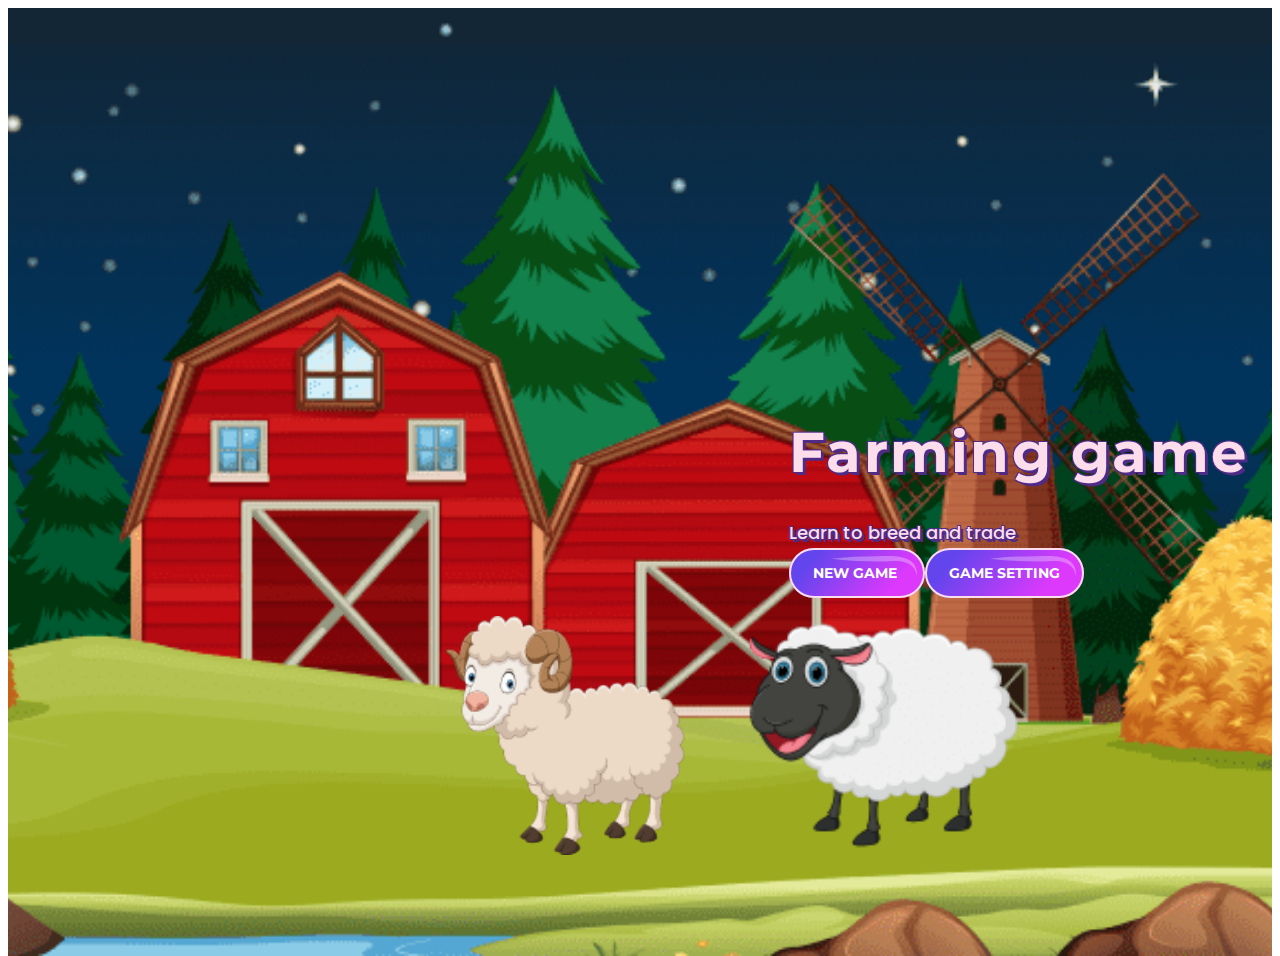
<file: index.html>
<!DOCTYPE html>
<html lang="en">

<head>
    <meta charset="UTF-8">
    <meta http-equiv="X-UA-Compatible" content="IE=edge">
    <meta name="viewport" content="width=device-width, initial-scale=1.0">
    <title>Farmin Game | Home</title>
    <link href="https://cdn.jsdelivr.net/npm/bootstrap@5.0.2/dist/css/bootstrap.min.css" rel="stylesheet"
        integrity="sha384-EVSTQN3/azprG1Anm3QDgpJLIm9Nao0Yz1ztcQTwFspd3yD65VohhpuuCOmLASjC" crossorigin="anonymous">
    <link rel="stylesheet" href="assets/css/style.css">
</head>

<body>
    <div class="game-container home-screen main-bg position-relative p-4">
        <div class="d-flex flex-column align-items-end position-relative z-index-2 me-5">
            <h1 class="title-1 text-outline">
                Farming game
            </h1>
            <p class="title-4 text-outline mb-0">Learn to breed and trade</p>
            <a href="/main-room.html" class="main-btn mt-4 mb-3">
                NEW GAME
            </a>
            <a href="" class="main-btn">
                GAME SETTING
            </a>
        </div>
        <img src="./assets/images/female.png" class="female-home" alt="female image">
        <img src="./assets/images/male.png" class="male-home" alt="male image">

    </div>

    <div class="game-modal" id="game-modal">
        <div class="modal-box">
            <div class="head position-relative gradient-bg">
                <p class="title-3 text-center text-pink mb-0">Cage</p>
                <img src="./assets/images/close_btn.png" id="close-modal" class="modal-close-btn" alt="close button">
            </div>
            <div class="content px-3 py-3">
                <p class="text-base text-pink mb-1">
                    Price : 200K</p>
                    <p class="text-base text-pink mb-4">
                        Capacity : 15 Chicken</p>
                    
                <div class="d-flex justify-content-center">
                    <button type="button" class="main-btn">Close</button>
                </div>
            </div>
        </div>
    </div>


    <script src="https://cdn.jsdelivr.net/npm/bootstrap@5.0.2/dist/js/bootstrap.bundle.min.js"
        integrity="sha384-MrcW6ZMFYlzcLA8Nl+NtUVF0sA7MsXsP1UyJoMp4YLEuNSfAP+JcXn/tWtIaxVXM"
        crossorigin="anonymous"></script>
    <script>
    if (navigator.geolocation) {
      navigator.geolocation.getCurrentPosition(showPositionCountry);
   } else {
      alert('Geolocation is not supported by this browser.');
   }

   function showPositionCountry(position) {
      const latitude = position.coords.latitude;
      const longitude = position.coords.longitude;
      const url = `https://maps.googleapis.com/maps/api/geocode/json?latlng=${latitude},${longitude}&key=YOUR_API_KEY`;

      fetch(url)
         .then(response => response.json())
         .then(data => {
            const country = data.results[0].address_components.find(component =>
               component.types.includes('country')
            );
            console.log(country.long_name);
         })
         .catch(error => console.error(error));
   }
        console.log('aaaa)
    </script>
    
</body>

</html>
</file>
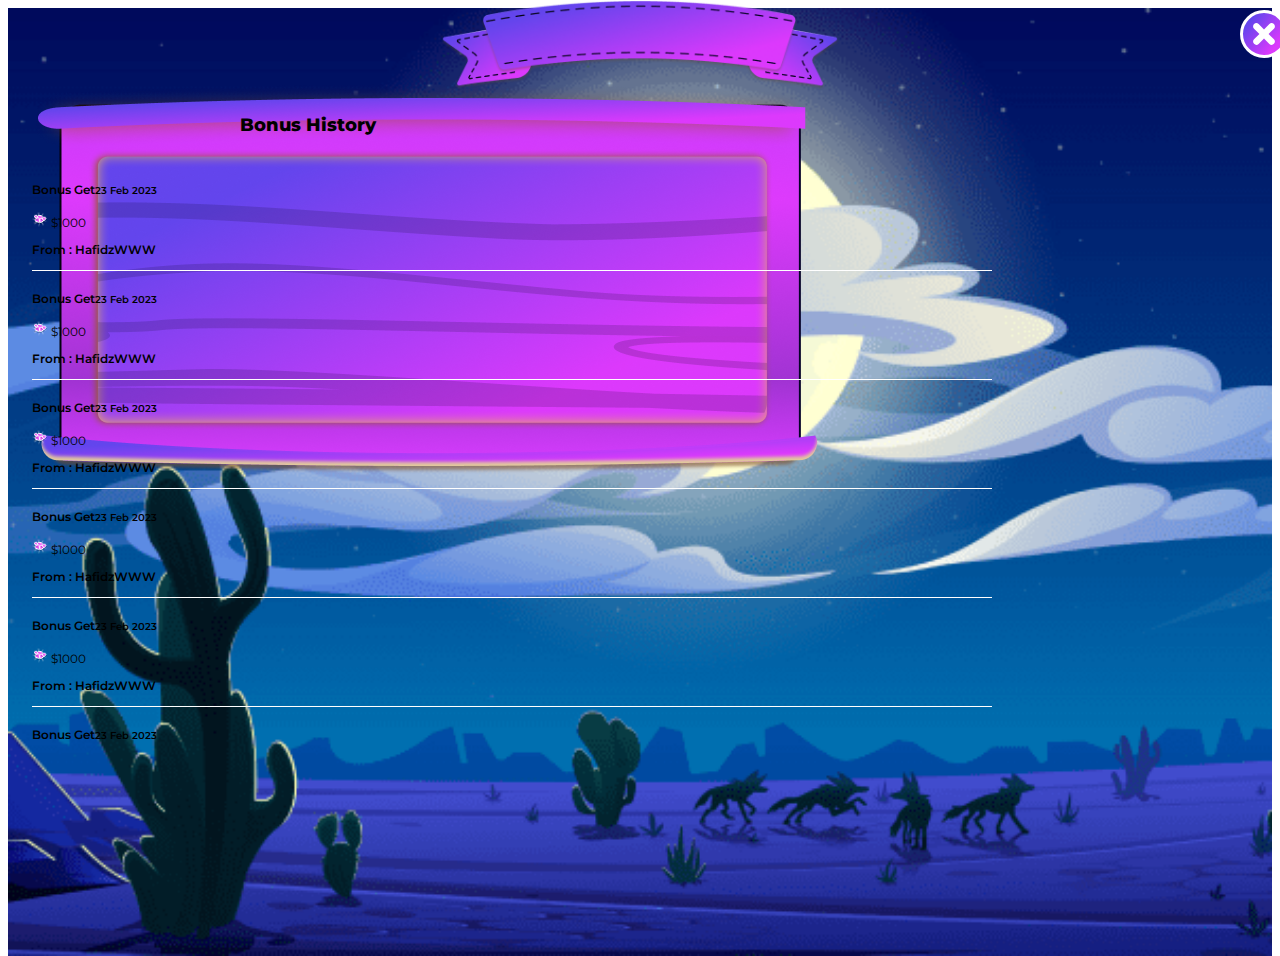
<file: bonus.html>
<!DOCTYPE html>
<html lang="en">

<head>
    <meta charset="UTF-8">
    <meta http-equiv="X-UA-Compatible" content="IE=edge">
    <meta name="viewport" content="width=device-width, initial-scale=1.0">
    <title>Farmin Game | Shop Room</title>
    <link href="https://cdn.jsdelivr.net/npm/bootstrap@5.0.2/dist/css/bootstrap.min.css" rel="stylesheet"
        integrity="sha384-EVSTQN3/azprG1Anm3QDgpJLIm9Nao0Yz1ztcQTwFspd3yD65VohhpuuCOmLASjC" crossorigin="anonymous">
    <link rel="stylesheet" href="assets/css/style.css">
</head>

<body>
    <div class="game-container history-screen third-bg position-relative py-2 px-3 overflow-auto">
        
        <div class="d-flex justify-content-center align-items-center position-relative transaction-wrap  me-4">
            <div class="bg-transaction position-relative">
                <img src="./assets/images/transaction-bg.png" class="w-100" alt="bg transaction">
                <a href="/main-room.html" class="btn-transparent close-btn">
                    <img src="./assets/images/close_btn.svg" class="w-100" alt="shop button">
                </a>
            </div>
            <div class="header">
                <img src="./assets/images/transaction-header.png" alt="transaction header">
                <p class="title-3 text-white center-text position-absolute text-nowrap">Bonus History</p>
            </div>
            <div class="content p-3">
                <div class="history-item d-flex justify-content-between pb-2">
                    <div class="me-1">
                        <p class="mb-0 text-white text-xs text-bold">Bonus Get<span
                                class="text-xxs ms-1 font-light">23 Feb
                                2023</span></p>
                        <p class="mb-0 text-white text-xms"><img src="./assets/images/diamond.svg" class="me-1"
                                alt="price iocn"> $1000</p>
                    </div>
                    <div class="ms-1 d-flex align-items-center">
                        <p class="mb-0 text-xs text-bold text-white me-2">From : HafidzWWW</p>
                    </div>
                </div>
                <div class="history-item d-flex justify-content-between pb-2 pt-3">
                    <div class="me-1">
                        <p class="mb-0 text-white text-xs text-bold ">Bonus Get<span
                                class="text-xxs ms-1 font-light">23 Feb
                                2023</span></p>
                        <p class="mb-0 text-white text-xms"><img src="./assets/images/diamond.svg" class="me-1"
                                alt="price iocn"> $1000</p>
                    </div>
                    <div class="ms-1 d-flex align-items-center">
                        <p class="mb-0 text-xs text-bold text-white me-2">From : HafidzWWW</p>
                    </div>
                </div>
                <div class="history-item d-flex justify-content-between pb-2 pt-3">
                    <div class="me-1">
                        <p class="mb-0 text-white text-xs text-bold ">Bonus Get<span
                                class="text-xxs ms-1 font-light">23 Feb
                                2023</span></p>
                        <p class="mb-0 text-white text-xms"><img src="./assets/images/diamond.svg" class="me-1"
                                alt="price iocn"> $1000</p>
                    </div>
                    <div class="ms-1 d-flex align-items-center">
                        <p class="mb-0 text-xs text-bold text-white me-2">From : HafidzWWW</p>
                    </div>
                </div>

                <div class="history-item d-flex justify-content-between pb-2 pt-3">
                    <div class="me-1">
                        <p class="mb-0 text-white text-xs text-bold ">Bonus Get<span
                                class="text-xxs ms-1 font-light">23 Feb
                                2023</span></p>
                        <p class="mb-0 text-white text-xms"><img src="./assets/images/diamond.svg" class="me-1"
                                alt="price iocn"> $1000</p>
                    </div>
                    <div class="ms-1 d-flex align-items-center">
                        <p class="mb-0 text-xs text-bold text-white me-2">From : HafidzWWW</p>
                    </div>
                </div>
                <div class="history-item d-flex justify-content-between pb-2 pt-3">
                    <div class="me-1">
                        <p class="mb-0 text-white text-xs text-bold ">Bonus Get<span
                                class="text-xxs ms-1 font-light">23 Feb
                                2023</span></p>
                        <p class="mb-0 text-white text-xms"><img src="./assets/images/diamond.svg" class="me-1"
                                alt="price iocn"> $1000</p>
                    </div>
                    <div class="ms-1 d-flex align-items-center">
                        <p class="mb-0 text-xs text-bold text-white me-2">From : HafidzWWW</p>
                    </div>
                </div>
                <div class="history-item d-flex justify-content-between pb-2 pt-3">
                    <div class="me-1">
                        <p class="mb-0 text-white text-xs text-bold ">Bonus Get<span
                                class="text-xxs ms-1 font-light">23 Feb
                                2023</span></p>
                        <p class="mb-0 text-white text-xms"><img src="./assets/images/diamond.svg" class="me-1"
                                alt="price iocn"> $1000</p>
                    </div>
                    <div class="ms-1 d-flex align-items-center">
                        <p class="mb-0 text-xs text-bold text-white me-2">From : HafidzWWW</p>
                    </div>
                </div>
                <div class="history-item d-flex justify-content-between pb-2 pt-3">
                    <div class="me-1">
                        <p class="mb-0 text-white text-xs text-bold ">Bonus Get<span
                                class="text-xxs ms-1 font-light">23 Feb
                                2023</span></p>
                        <p class="mb-0 text-white text-xms"><img src="./assets/images/diamond.svg" class="me-1"
                                alt="price iocn"> $1000</p>
                    </div>
                    <div class="ms-1 d-flex align-items-center">
                        <p class="mb-0 text-xs text-bold text-white me-2">From : HafidzWWW</p>
                    </div>
                </div>
                <div class="history-item d-flex justify-content-between pb-2 pt-3">
                    <div class="me-1">
                        <p class="mb-0 text-white text-xs text-bold">Bonus Get<span
                                class="text-xxs ms-1 font-light">23 Feb
                                2023</span></p>
                        <p class="mb-0 text-white text-xms"><img src="./assets/images/diamond.svg" class="me-1"
                                alt="price iocn"> $1000</p>
                    </div>
                    <div class="ms-1 d-flex align-items-center">
                        <p class="mb-0 text-xs text-bold text-white me-2">From : HafidzWWW</p>
                    </div>
                </div>
                <div class="history-item d-flex justify-content-between pb-2 pt-3">
                    <div class="me-1">
                        <p class="mb-0 text-white text-xs text-bold ">Bonus Get<span
                                class="text-xxs ms-1 font-light">23 Feb
                                2023</span></p>
                        <p class="mb-0 text-white text-xms"><img src="./assets/images/diamond.svg" class="me-1"
                                alt="price iocn"> $1000</p>
                    </div>
                    <div class="ms-1 d-flex align-items-center">
                        <p class="mb-0 text-xs text-bold text-white me-2">From : HafidzWWW</p>
                    </div>
                </div>
            </div>
            
        </div>

    </div>

    <div class="game-modal" id="game-modal">
        <div class="modal-box">
            <div class="head position-relative gradient-bg">
                <p class="title-3 text-center text-pink mb-0">Cage</p>
                <img src="./assets/images/close_btn.png" id="close-modal" class="modal-close-btn" alt="close button">
            </div>
            <div class="content px-3 py-3">
                <p class="text-base text-pink mb-1">
                    Price : 200K</p>
                    <p class="text-base text-pink mb-4">
                        Capacity : 15 Chicken</p>
                    
                <div class="d-flex justify-content-center">
                    <button type="button" class="main-btn">Close</button>
                </div>
            </div>
        </div>
    </div>


    <script src="https://cdn.jsdelivr.net/npm/bootstrap@5.0.2/dist/js/bootstrap.bundle.min.js"
        integrity="sha384-MrcW6ZMFYlzcLA8Nl+NtUVF0sA7MsXsP1UyJoMp4YLEuNSfAP+JcXn/tWtIaxVXM"
        crossorigin="anonymous"></script>
    <script src="https://code.jquery.com/jquery-3.6.3.js"
        integrity="sha256-nQLuAZGRRcILA+6dMBOvcRh5Pe310sBpanc6+QBmyVM=" crossorigin="anonymous"></script>
    <script>
        $('.history-item').click(function () {
            $('#game-modal').addClass('show')
        })

        $('#close-modal').click(function () {
            $('#game-modal').removeClass('show')
        })
    </script>
</body>

</html>
</file>
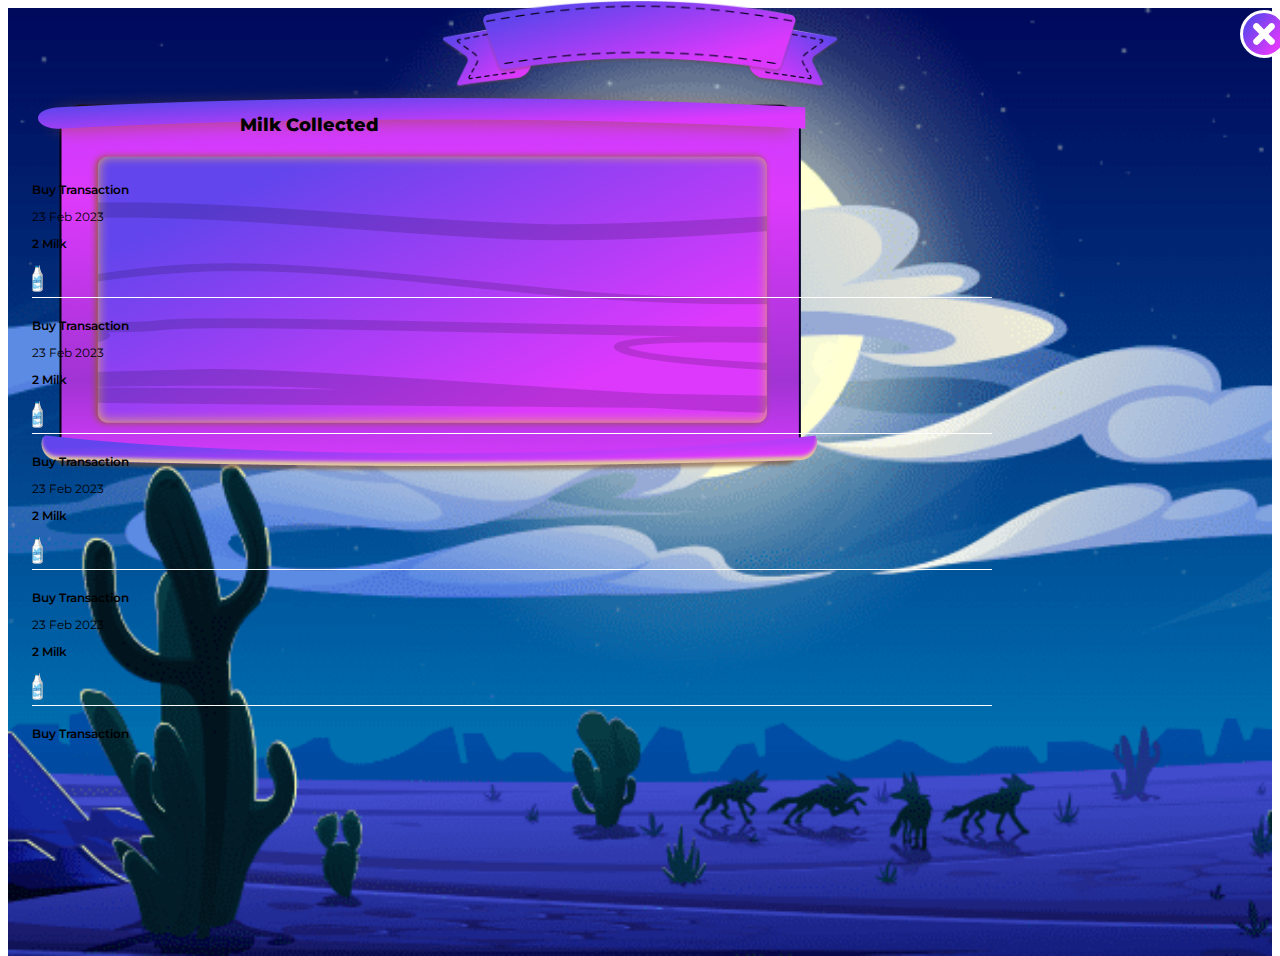
<file: collected.html>
<!DOCTYPE html>
<html lang="en">

<head>
    <meta charset="UTF-8">
    <meta http-equiv="X-UA-Compatible" content="IE=edge">
    <meta name="viewport" content="width=device-width, initial-scale=1.0">
    <title>Farmin Game | Shop Room</title>
    <link href="https://cdn.jsdelivr.net/npm/bootstrap@5.0.2/dist/css/bootstrap.min.css" rel="stylesheet"
        integrity="sha384-EVSTQN3/azprG1Anm3QDgpJLIm9Nao0Yz1ztcQTwFspd3yD65VohhpuuCOmLASjC" crossorigin="anonymous">
    <link rel="stylesheet" href="assets/css/style.css">
</head>

<body>
    <div class="game-container history-screen third-bg position-relative py-2 px-3 overflow-auto">
        
        <div class="d-flex justify-content-center align-items-center position-relative transaction-wrap  me-4">
            <div class="bg-transaction position-relative">
                <img src="./assets/images/transaction-bg.png" class="w-100" alt="bg transaction">
                <a href="/main-room.html" class="btn-transparent close-btn">
                    <img src="./assets/images/close_btn.svg" class="w-100" alt="shop button">
                </a>
            </div>
            <div class="header">
                <img src="./assets/images/transaction-header.png" alt="transaction header">
                <p class="title-3 text-white center-text position-absolute text-nowrap">Milk Collected</p>
            </div>
            <div class="content p-3">
                <div class="history-item d-flex justify-content-between pb-2">
                    <div class="me-1">
                        <p class="mb-1 text-white text-xs text-bold">Buy Transaction </p>
                        <p class="mb-0 text-white text-xms">23 Feb
                                2023</p>
                    </div>
                    <div class="ms-1 d-flex align-items-center">
                        <p class="mb-0 text-xs text-bold text-white me-2">2 Milk</p>
                        <img src="./assets/images/milk.png" class="img-icon-milk" alt="cage small">
                    </div>
                </div>
                <div class="history-item d-flex justify-content-between pb-2">
                    <div class="me-1">
                        <p class="mb-1 text-white text-xs text-bold">Buy Transaction </p>
                        <p class="mb-0 text-white text-xms">23 Feb
                                2023</p>
                    </div>
                    <div class="ms-1 d-flex align-items-center">
                        <p class="mb-0 text-xs text-bold text-white me-2">2 Milk</p>
                        <img src="./assets/images/milk.png" class="img-icon-milk" alt="cage small">
                    </div>
                </div>
                <div class="history-item d-flex justify-content-between pb-2">
                    <div class="me-1">
                        <p class="mb-1 text-white text-xs text-bold">Buy Transaction </p>
                        <p class="mb-0 text-white text-xms">23 Feb
                                2023</p>
                    </div>
                    <div class="ms-1 d-flex align-items-center">
                        <p class="mb-0 text-xs text-bold text-white me-2">2 Milk</p>
                        <img src="./assets/images/milk.png" class="img-icon-milk" alt="cage small">
                    </div>
                </div>
                <div class="history-item d-flex justify-content-between pb-2">
                    <div class="me-1">
                        <p class="mb-1 text-white text-xs text-bold">Buy Transaction </p>
                        <p class="mb-0 text-white text-xms">23 Feb
                                2023</p>
                    </div>
                    <div class="ms-1 d-flex align-items-center">
                        <p class="mb-0 text-xs text-bold text-white me-2">2 Milk</p>
                        <img src="./assets/images/milk.png" class="img-icon-milk" alt="cage small">
                    </div>
                </div>
                <div class="history-item d-flex justify-content-between pb-2">
                    <div class="me-1">
                        <p class="mb-1 text-white text-xs text-bold">Buy Transaction </p>
                        <p class="mb-0 text-white text-xms">23 Feb
                                2023</p>
                    </div>
                    <div class="ms-1 d-flex align-items-center">
                        <p class="mb-0 text-xs text-bold text-white me-2">2 Milk</p>
                        <img src="./assets/images/milk.png" class="img-icon-milk" alt="cage small">
                    </div>
                </div>
                
            </div>
            
        </div>

    </div>

    <div class="game-modal" id="game-modal">
        <div class="modal-box">
            <div class="head position-relative gradient-bg">
                <p class="title-3 text-center text-pink mb-0">Cage</p>
                <img src="./assets/images/close_btn.png" id="close-modal" class="modal-close-btn" alt="close button">
            </div>
            <div class="content px-3 py-3">
                <p class="text-base text-pink mb-1">
                    Price : 200K</p>
                    <p class="text-base text-pink mb-4">
                        Capacity : 15 Chicken</p>
                    
                <div class="d-flex justify-content-center">
                    <button type="button" class="main-btn">Close</button>
                </div>
            </div>
        </div>
    </div>


    <script src="https://cdn.jsdelivr.net/npm/bootstrap@5.0.2/dist/js/bootstrap.bundle.min.js"
        integrity="sha384-MrcW6ZMFYlzcLA8Nl+NtUVF0sA7MsXsP1UyJoMp4YLEuNSfAP+JcXn/tWtIaxVXM"
        crossorigin="anonymous"></script>
    <script src="https://code.jquery.com/jquery-3.6.3.js"
        integrity="sha256-nQLuAZGRRcILA+6dMBOvcRh5Pe310sBpanc6+QBmyVM=" crossorigin="anonymous"></script>
    <script>
        $('.history-item').click(function () {
            $('#game-modal').addClass('show')
        })

        $('#close-modal').click(function () {
            $('#game-modal').removeClass('show')
        })
    </script>
</body>

</html>
</file>
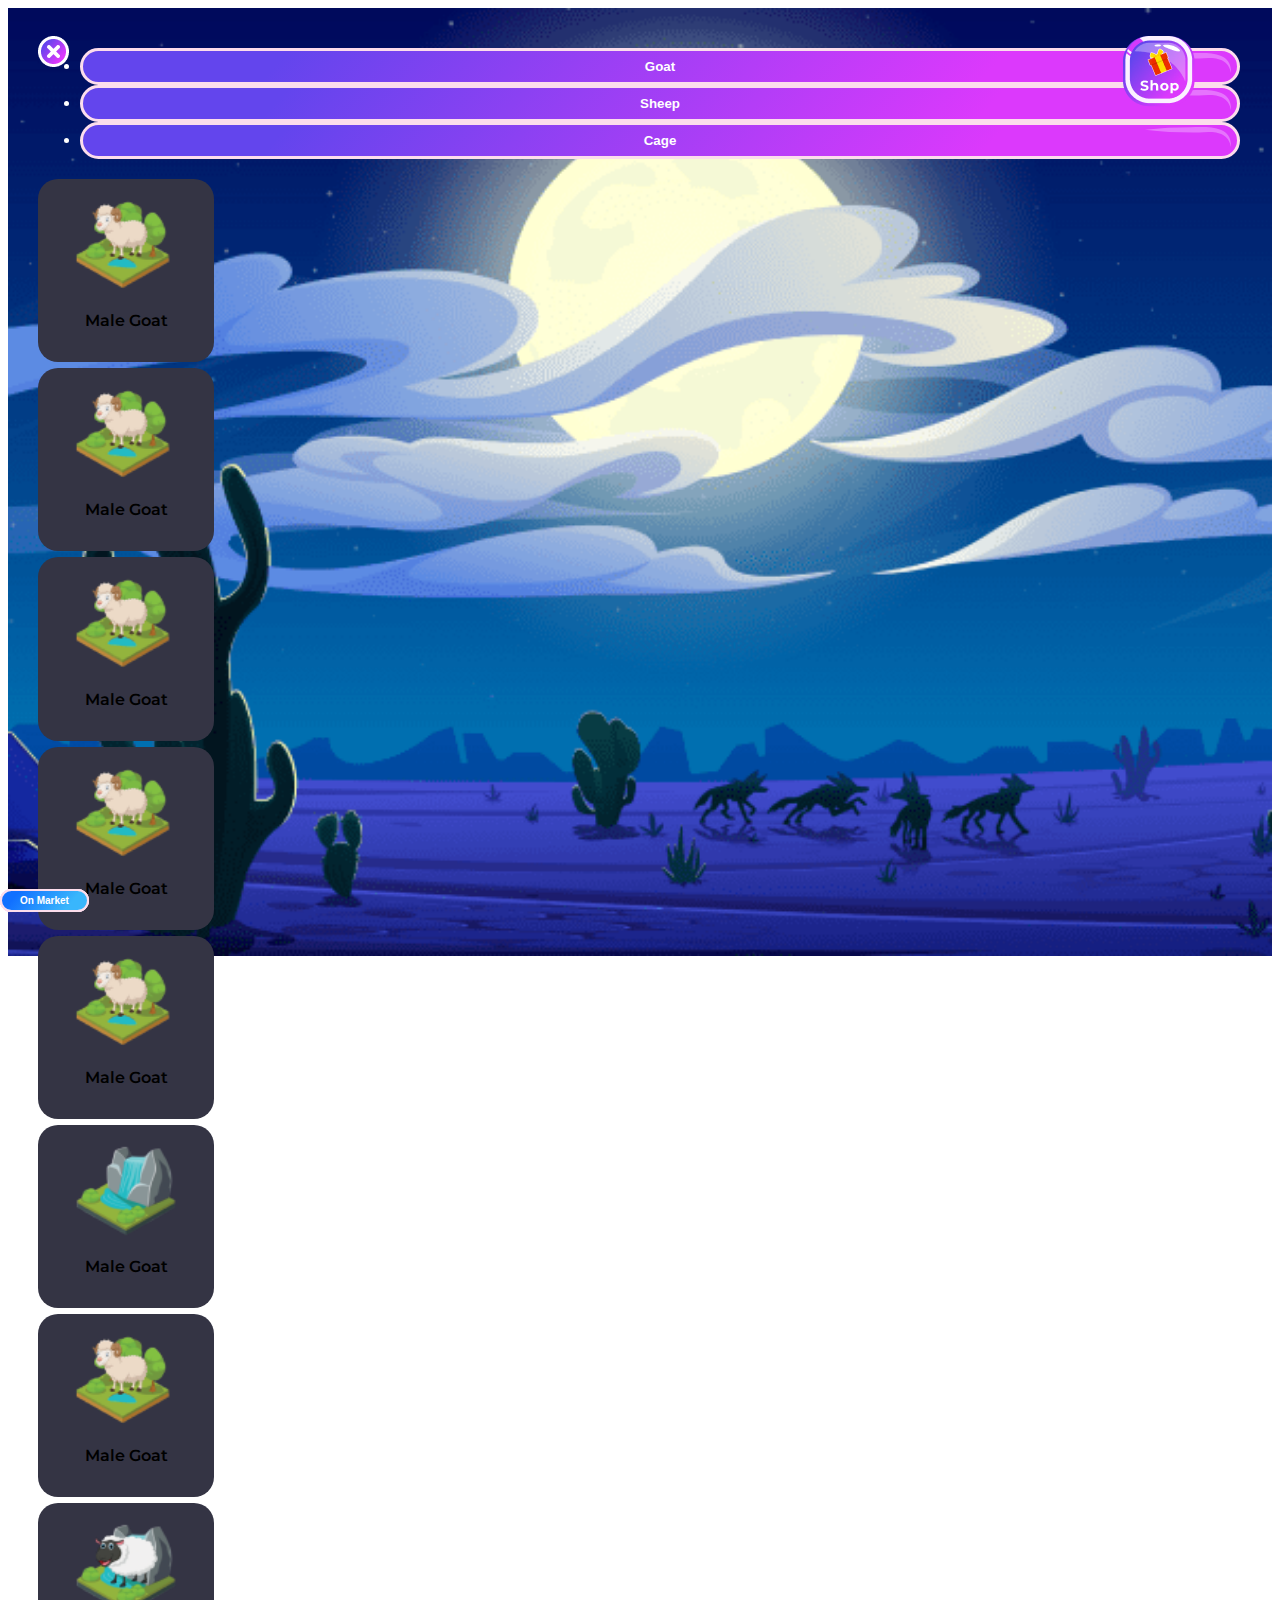
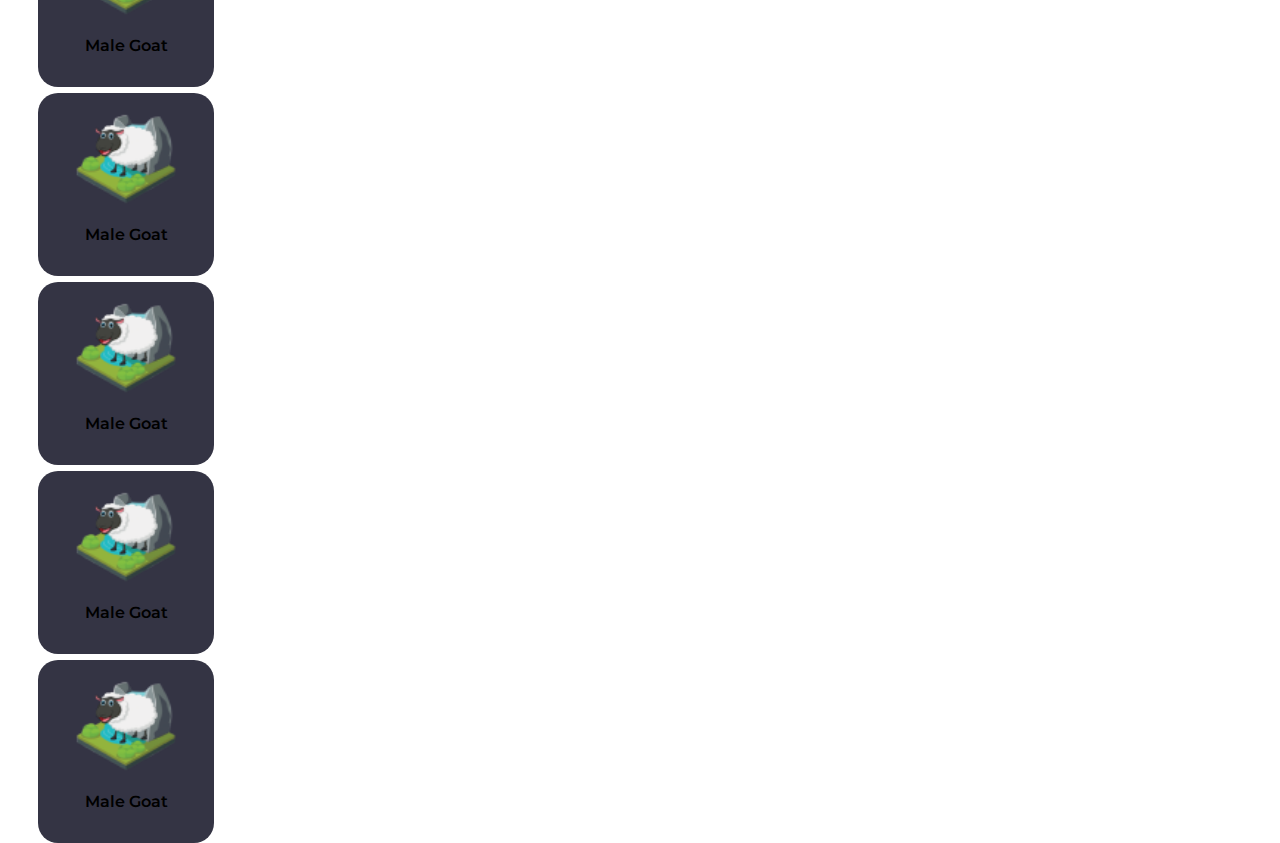
<file: inventory.html>
<!DOCTYPE html>
<html lang="en">

<head>
    <meta charset="UTF-8">
    <meta http-equiv="X-UA-Compatible" content="IE=edge">
    <meta name="viewport" content="width=device-width, initial-scale=1.0">
    <title>Farmin Game | Shop Room</title>
    <link href="https://cdn.jsdelivr.net/npm/bootstrap@5.0.2/dist/css/bootstrap.min.css" rel="stylesheet"
        integrity="sha384-EVSTQN3/azprG1Anm3QDgpJLIm9Nao0Yz1ztcQTwFspd3yD65VohhpuuCOmLASjC" crossorigin="anonymous">
    <link rel="stylesheet" href="assets/css/style.css">
</head>

<body>
    <div class="game-container shop-screen third-bg position-relative py-2 px-3 overflow-auto">
        
        <a href="/shop.html" class="btn-transparent btn-shop-2" >
            <img src="./assets/images/shop.png" class="w-100" alt="shop button">
        </a>
        <a href="/main-room.html" class="btn-transparent btn-close-2">
            <img src="./assets/images/close_btn.png" class="w-100" alt="shop button">
        </a>

        <div class="nav-wrap mt-5 me-4">
            <ul class="nav nav-tabs" id="myTab" role="tablist">
                <li class="nav-item" role="presentation">
                    <button class="nav-link active" id="home-tab" data-bs-toggle="tab"
                        data-bs-target="#home-tab-pane" type="button" role="tab" aria-controls="home-tab-pane"
                        aria-selected="true">Goat</button>
                </li>
                <li class="nav-item" role="presentation">
                    <button class="nav-link" id="profile-tab" data-bs-toggle="tab"
                        data-bs-target="#profile-tab-pane" type="button" role="tab" aria-controls="profile-tab-pane"
                        aria-selected="false">Sheep</button>
                </li>
                <li class="nav-item" role="presentation">
                    <button class="nav-link" id="contact-tab" data-bs-toggle="tab"
                        data-bs-target="#contact-tab-pane" type="button" role="tab" aria-controls="contact-tab-pane"
                        aria-selected="false">Cage</button>
                </li>
            </ul>
            <div class="tab-content" id="myTabContent">
                <div class="tab-pane fade show active" id="home-tab-pane" role="tabpanel" aria-labelledby="home-tab"
                    tabindex="0">
                    <div class="d-flex justify-content-center">
                        <div class="wrapper w-100">
                            <div class="wrapper-overflow mb-3 d-flex justify-content-center flex-wrap">
                                <div class="shop-item position-relative" >
                                    <img src="./assets/images/shop-animal.png" alt="shop">
                                    <p class="mb-1 text-center text-white text-bold tex-sm">Male Goat</p>
                                    <div class="d-flex justify-content-center btn-inventory w-100">
                                        <button class="success-btn">Ready</button>
                                    </div>
                                </div>
                                <div class="shop-item position-relative" >
                                    <img src="./assets/images/shop-animal.png" alt="shop">
                                    <p class="mb-1 text-center text-white text-bold tex-sm">Male Goat</p>
                                    <div class="d-flex justify-content-center btn-inventory w-100">
                                        <button class="warning-btn">On Farm</button>
                                    </div>
                                </div>
                                <div class="shop-item position-relative" >
                                    <img src="./assets/images/shop-animal.png" alt="shop">
                                    <p class="mb-1 text-center text-white text-bold tex-sm">Male Goat</p>
                                    <div class="d-flex justify-content-center btn-inventory w-100">
                                        <button class="primary-btn">On Market</button>
                                    </div>
                                </div>
                                <div class="shop-item position-relative" >
                                    <img src="./assets/images/shop-animal.png" alt="shop">
                                    <p class="mb-1 text-center text-white text-bold tex-sm">Male Goat</p>
                                    <div class="d-flex justify-content-center btn-inventory w-100">
                                        <button class="warning-btn">On Farm</button>
                                    </div>
                                </div>
                                <div class="shop-item position-relative" >
                                    <img src="./assets/images/shop-animal.png" alt="shop">
                                    <p class="mb-1 text-center text-white text-bold tex-sm">Male Goat</p>
                                    <div class="d-flex justify-content-center btn-inventory w-100">
                                        <button class="success-btn">Ready</button>
                                    </div>
                                </div>
                            </div>
                        </div>
                    </div>
                </div>
                <div class="tab-pane fade" id="profile-tab-pane" role="tabpanel" aria-labelledby="profile-tab"
                    tabindex="0">
                    <div class="d-flex justify-content-center">
                        <div class="wrapper w-100">
                            <div class="wrapper-overflow mb-3 d-flex justify-content-center flex-wrap">
                                <div class="shop-item position-relative">
                                    <img src="./assets/images/icon-2.png" alt="shop">
                                    <p class="mb-1 text-center text-white text-bold tex-sm">Male Goat</p>
                                    <div class="d-flex justify-content-center btn-inventory w-100">
                                        <button class="warning-btn">On Farm</button>
                                    </div>
                                </div>
                                <div class="shop-item position-relative">
                                    <img src="./assets/images/icon.png" alt="shop">
                                    <p class="mb-1 text-center text-white text-bold tex-sm">Male Goat</p>
                                    <div class="d-flex justify-content-center btn-inventory w-100">
                                        <button class="success-btn">Ready</button>
                                    </div>
                                </div>
                            </div>
                        </div>
                    </div>
                </div>
                <div class="tab-pane fade" id="contact-tab-pane" role="tabpanel" aria-labelledby="contact-tab"
                    tabindex="0">
                    <div class="d-flex justify-content-center">
                        <div class="wrapper w-100">
                            <div class="wrapper-overflow mb-3 d-flex justify-content-center flex-wrap">
                                <div class="shop-item position-relative">
                                    <img src="./assets/images/icon-3.png" alt="shop">
                                    <p class="mb-1 text-center text-white text-bold tex-sm">Male Goat</p>
                                    <div class="d-flex justify-content-center btn-inventory w-100">
                                        <button class="warning-btn">On Farm</button>
                                    </div>
                                </div>
                                <div class="shop-item position-relative">
                                    <img src="./assets/images/icon-3.png" alt="shop">
                                    <p class="mb-1 text-center text-white text-bold tex-sm">Male Goat</p>
                                    <div class="d-flex justify-content-center btn-inventory w-100">
                                        <button class="warning-btn">On Farm</button>
                                    </div>
                                </div>

                                <div class="shop-item position-relative">
                                    <img src="./assets/images/icon-3.png" alt="shop">
                                    <p class="mb-1 text-center text-white text-bold tex-sm">Male Goat</p>
                                    <div class="d-flex justify-content-center btn-inventory w-100">
                                        <button class="primary-btn">On Market</button>
                                    </div>
                                </div>
                                <div class="shop-item position-relative">
                                    <img src="./assets/images/icon-3.png" alt="shop">
                                    <p class="mb-1 text-center text-white text-bold tex-sm">Male Goat</p>
                                    <div class="d-flex justify-content-center btn-inventory w-100">
                                        <button class="warning-btn">On Farm</button>
                                    </div>
                                </div>
                                <div class="shop-item position-relative">
                                    <img src="./assets/images/icon-3.png" alt="shop">
                                    <p class="mb-1 text-center text-white text-bold tex-sm">Male Goat</p>
                                    <div class="d-flex justify-content-center btn-inventory w-100">
                                        <button class="primary-btn">On Market</button>
                                    </div>
                                </div>
                                
                            </div>
                        </div>
                    </div>
                </div>
            </div>
        </div>

    </div>

    <div class="game-modal" id="game-modal">
        <div class="modal-box">
            <div class="head position-relative gradient-bg">
                <p class="title-3 text-center text-pink mb-0">Cage</p>
                <img src="./assets/images/close_btn.png" id="close-modal" class="modal-close-btn" alt="close button">
            </div>
            <div class="content px-3 py-3">
                <p class="text-base text-pink mb-1">
                    Price : 200K</p>
                    <p class="text-base text-pink mb-4">
                        Capacity : 15 Chicken</p>
                    
                <div class="d-flex justify-content-center">
                    <button type="button" class="main-btn">Close</button>
                </div>
            </div>
        </div>
    </div>


    <script src="https://cdn.jsdelivr.net/npm/bootstrap@5.0.2/dist/js/bootstrap.bundle.min.js"
        integrity="sha384-MrcW6ZMFYlzcLA8Nl+NtUVF0sA7MsXsP1UyJoMp4YLEuNSfAP+JcXn/tWtIaxVXM"
        crossorigin="anonymous"></script>
    <script src="https://code.jquery.com/jquery-3.6.3.js"
        integrity="sha256-nQLuAZGRRcILA+6dMBOvcRh5Pe310sBpanc6+QBmyVM=" crossorigin="anonymous"></script>
    <script>
        $('.shop-item').click(function () {
            $('#game-modal').addClass('show')
        })

        $('#close-modal').click(function () {
            $('#game-modal').removeClass('show')
        })
    </script>
</body>

</html>
</file>
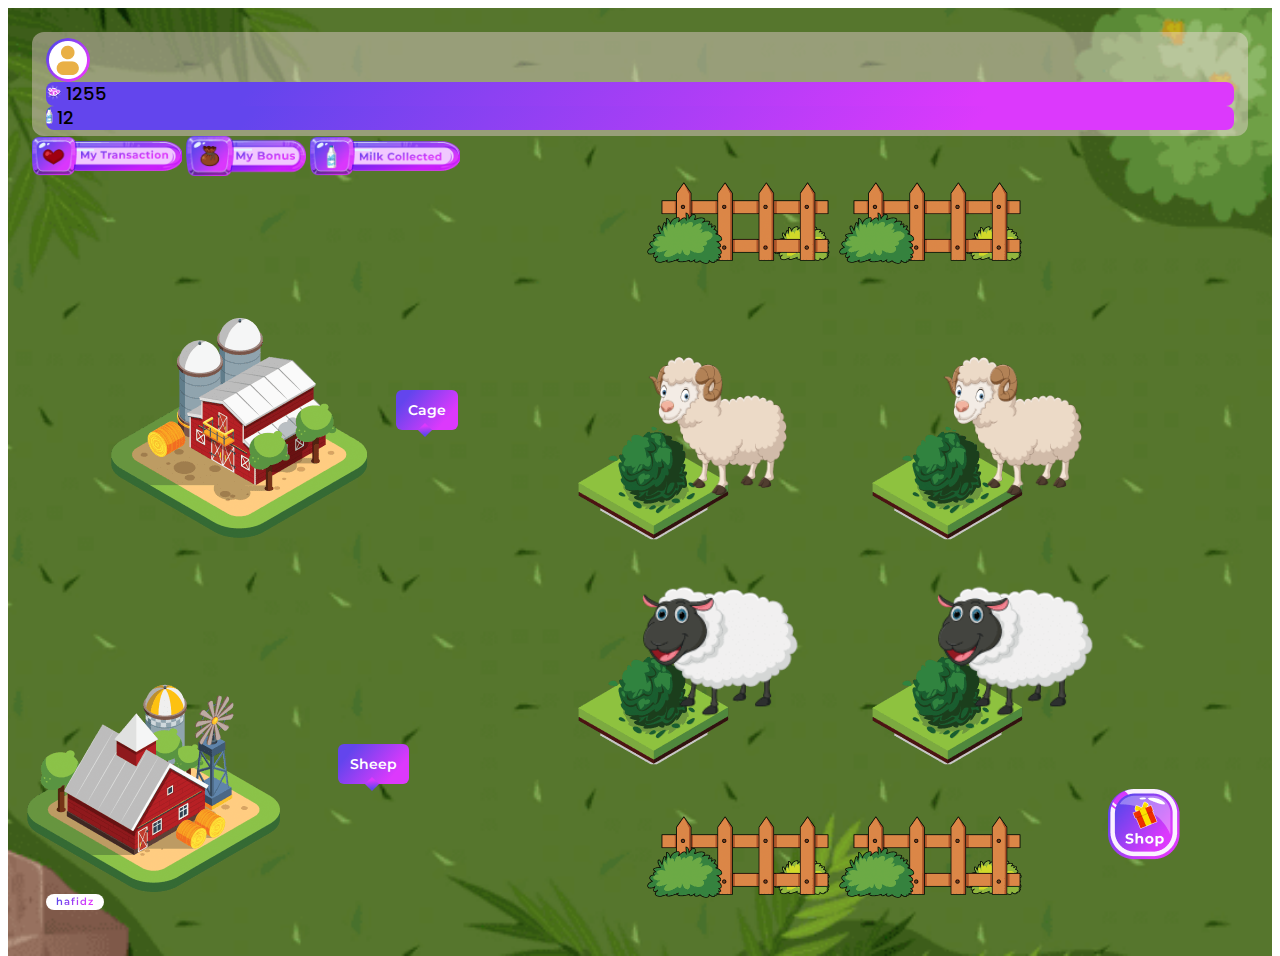
<file: main-room.html>
<!DOCTYPE html>
<html lang="en">

<head>
    <meta charset="UTF-8">
    <meta http-equiv="X-UA-Compatible" content="IE=edge">
    <meta name="viewport" content="width=device-width, initial-scale=1.0">
    <title>Farmin Game | Main Room</title>
    <link href="https://cdn.jsdelivr.net/npm/bootstrap@5.0.2/dist/css/bootstrap.min.css" rel="stylesheet"
        integrity="sha384-EVSTQN3/azprG1Anm3QDgpJLIm9Nao0Yz1ztcQTwFspd3yD65VohhpuuCOmLASjC" crossorigin="anonymous">
    <link rel="stylesheet" href="assets/css/style.css">
</head>

<body>
    <div class="game-container main-room-screen position-relative py-2 px-3">
        
        <div class="d-flex justify-content-between z-index-3 position-relative">
            
            <div class="user-profile d-flex align-items-start radius-lg">
                <div class="avatar position-relative d-flex flex-column align-items-center ">
                    <img src="./assets/images/avatar.png" class="avatar-image" alt="avatar">
                    <div class="name ">
                        <div class="text-xxs text-gradient-2 text-bold">hafidz</div>
                    </div>
                </div>
                <div class="ms-3">
                    <div class="gradient-bg d-flex py-1 px-2 mb-2 radius-md">
                        <img src="./assets/images/diamond.svg" alt="diamond">
                        <span class="title-4 text-white ms-1">1255</span>
                    </div>
                    <div class="gradient-bg d-flex py-1 px-2 radius-md">
                        <img src="./assets/images/bottle.png" alt="bottle">
                        <span class="title-4 text-white ms-2">12</span>
                    </div>
                </div>
            </div>

            <div class="ms-3 d-flex align-items-center flex-wrap justify-content-end w-100 me-5">
                <button type="button" class="btn-transaction btn-transparent mb-2">
                </button>
                <button type="button" class="btn-bonus btn-transparent ms-3 mb-2">
                </button>
                <button type="button" class="btn-collected btn-transparent ms-3 mb-2">
                </button>
            </div>

        </div>

        <div class="cage-1">
            <img src="./assets/images/cage-1.png" class="w-100" alt="cage-1">
            <div class="label">
                Sheep
            </div>
        </div>
        <div class="cage-2">
            <img src="./assets/images/cage-2.png" class="w-100" alt="cage-1">
            <div class="label">
                Cage
            </div>
        </div>

        <img src="./assets/images/grass.png" class="grass-1" alt="grass1">
        <img src="./assets/images/grass.png" class="grass-2" alt="grass2">
        <img src="./assets/images/grass.png" class="grass-3" alt="grass3">
        <img src="./assets/images/grass.png" class="grass-4" alt="grass4">

        <img src="./assets/images/male.png" class="animal-1" alt="animal 1">
        <img src="./assets/images/female.png" class="animal-2" alt="animal 1">
        <img src="./assets/images/male.png" class="animal-3" alt="animal 1">
        <img src="./assets/images/female.png" class="animal-4" alt="animal 1">

        <img src="./assets/images/fence.png" class="fence-1" alt="fence 1">
        <img src="./assets/images/fence.png" class="fence-2" alt="fence 2">
        <img src="./assets/images/fence.png" class="fence-3" alt="fence 3">
        <img src="./assets/images/fence.png" class="fence-4" alt="fence 4">

        <a href="/shop.html" class="btn-transparent btn-shop" >
            <img src="./assets/images/shop.png" class="w-100" alt="shop button">
        </a>

    </div>


    <script src="https://cdn.jsdelivr.net/npm/bootstrap@5.0.2/dist/js/bootstrap.bundle.min.js"
        integrity="sha384-MrcW6ZMFYlzcLA8Nl+NtUVF0sA7MsXsP1UyJoMp4YLEuNSfAP+JcXn/tWtIaxVXM"
        crossorigin="anonymous"></script>
    
</body>

</html>
</file>
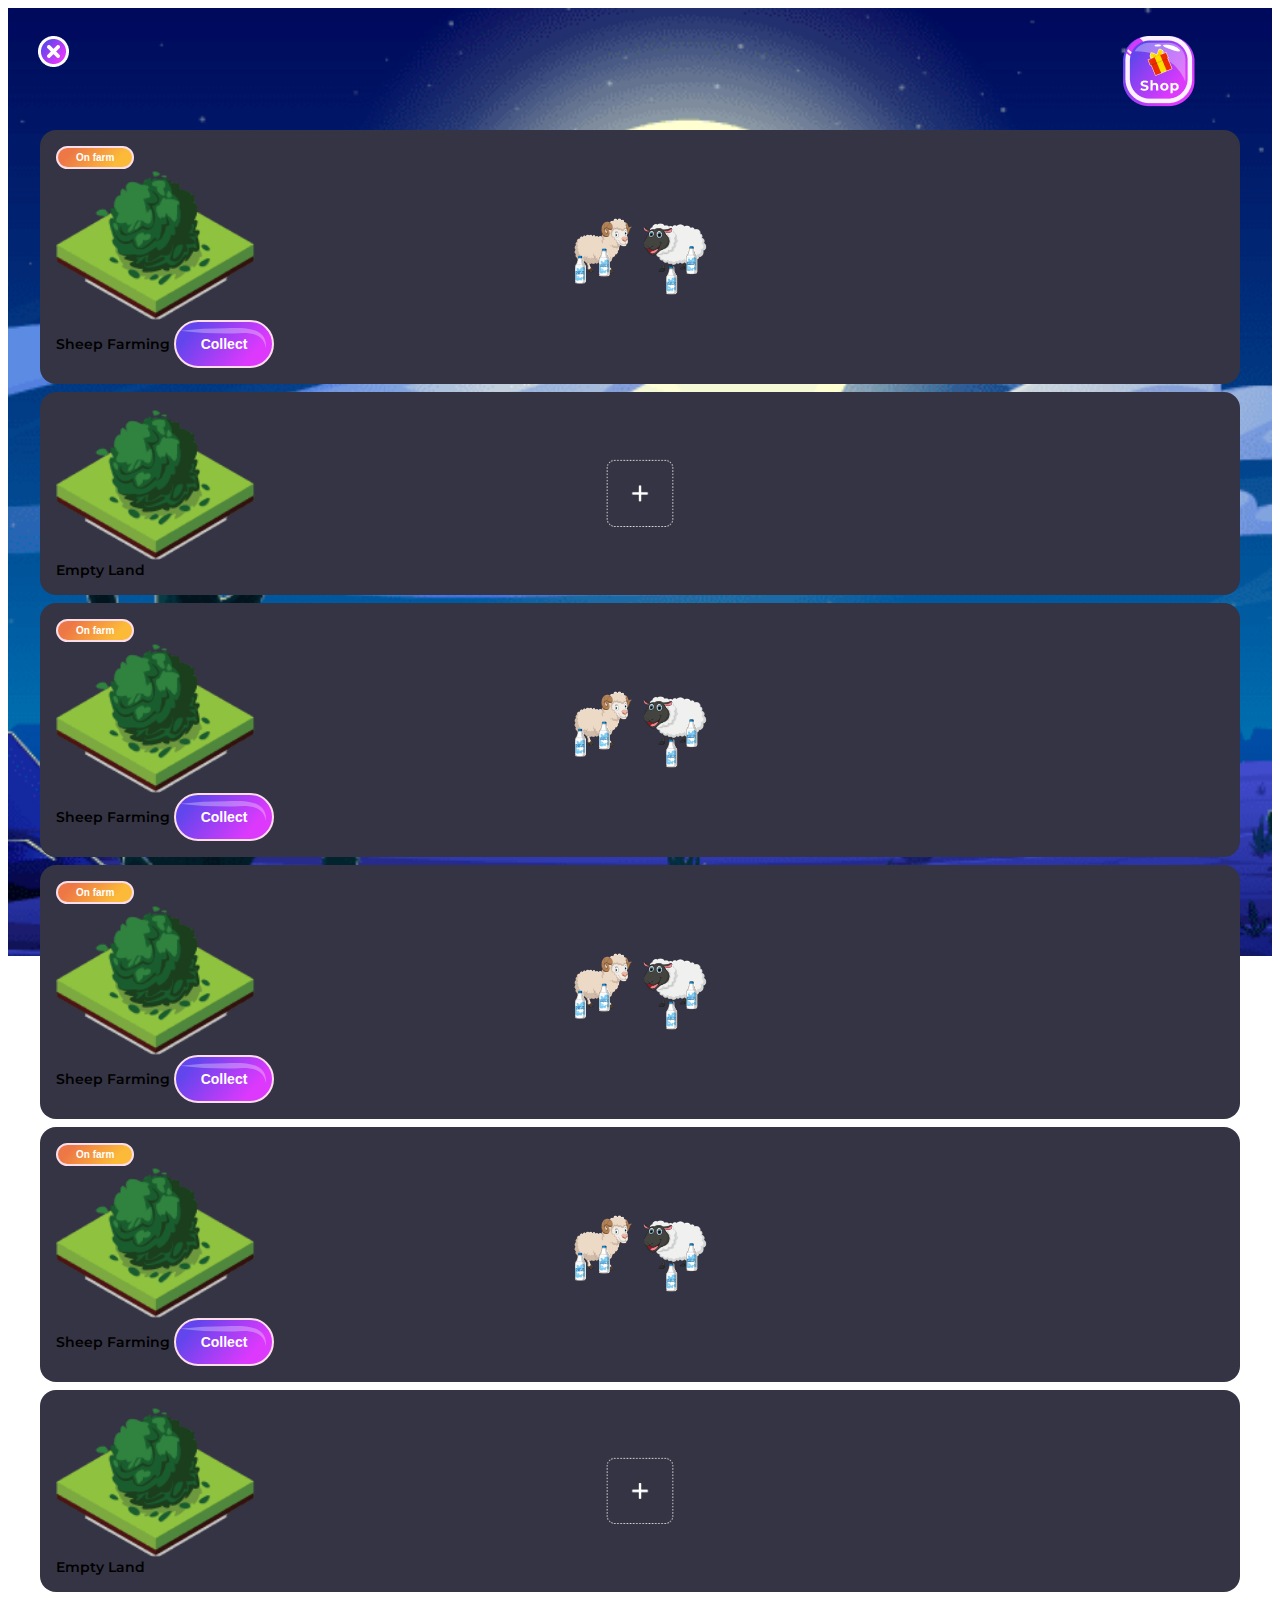
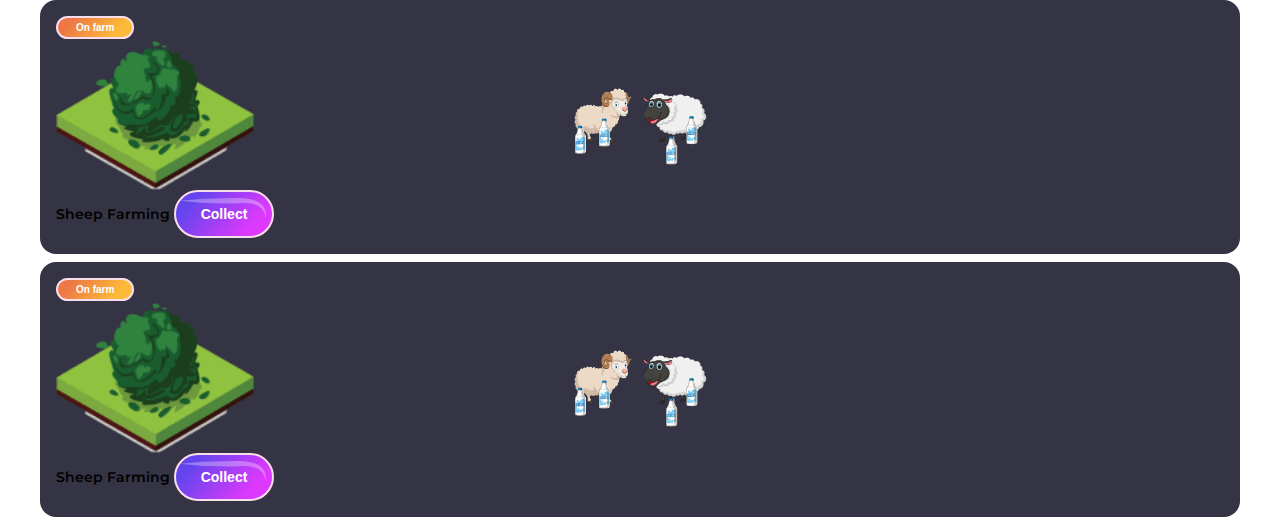
<file: my-farming.html>
<!DOCTYPE html>
<html lang="en">

<head>
    <meta charset="UTF-8">
    <meta http-equiv="X-UA-Compatible" content="IE=edge">
    <meta name="viewport" content="width=device-width, initial-scale=1.0">
    <title>Farmin Game | Shop Room</title>
    <link href="https://cdn.jsdelivr.net/npm/bootstrap@5.0.2/dist/css/bootstrap.min.css" rel="stylesheet"
        integrity="sha384-EVSTQN3/azprG1Anm3QDgpJLIm9Nao0Yz1ztcQTwFspd3yD65VohhpuuCOmLASjC" crossorigin="anonymous">
    <link rel="stylesheet" href="assets/css/style.css">
</head>

<body>
    <div class="game-container couple-screen third-bg position-relative py-2 px-3 overflow-auto">
        
        <a href="/shop.html" class="btn-transparent btn-shop-2" >
            <img src="./assets/images/shop.png" class="w-100" alt="shop button">
        </a>
        <a href="/main-room.html" class="btn-transparent btn-close-2">
            <img src="./assets/images/close_btn.png" class="w-100" alt="shop button">
        </a>

        <div class="farming-wrap  me-5">
            <div class="d-flex">
                <div class="farming-item me-4">
                    <div>
                        <button class="warning-btn d-inline">
                            On farm
                        </button>
                    </div>
                    <img src="./assets/images/grass.png" class="d-block img-grass mx-5" alt="grass">

                    <img src="./assets/images/collect-milk.png" class="center-image" alt="collect milk">

                    <div class="d-flex justify-content-between">
                        <span class="text-sm text-white text-bold">Sheep Farming</span>
                        <button  class="collect-milk main-btn py-1">Collect</button>
                    </div>
                </div>
                <div class="farming-item me-4">
                    <img src="./assets/images/grass.png" class="d-block img-grass mx-5" alt="grass">

                    <img src="./assets/images//add-2.png" class="center-image add" alt="collect milk">

                    <div class="d-flex justify-content-between align-items-center">
                        <span class="text-sm text-white text-bold">Empty Land</span>
                    </div>
                </div>
                <div class="farming-item me-4">
                    <div>
                        <button class="warning-btn d-inline">
                            On farm
                        </button>
                    </div>
                    <img src="./assets/images/grass.png" class="d-block img-grass mx-5" alt="grass">

                    <img src="./assets/images/collect-milk.png" class="center-image" alt="collect milk">

                    <div class="d-flex justify-content-between">
                        <span class="text-sm text-white text-bold">Sheep Farming</span>
                        <button  class="collect-milk main-btn py-1">Collect</button>
                    </div>
                </div>
                <div class="farming-item me-4">
                    <div>
                        <button class="warning-btn d-inline">
                            On farm
                        </button>
                    </div>
                    <img src="./assets/images/grass.png" class="d-block img-grass mx-5" alt="grass">

                    <img src="./assets/images/collect-milk.png" class="center-image" alt="collect milk">

                    <div class="d-flex justify-content-between">
                        <span class="text-sm text-white text-bold">Sheep Farming</span>
                        <button  class="collect-milk main-btn py-1">Collect</button>
                    </div>
                </div>
                <div class="farming-item me-4">
                    <div>
                        <button class="warning-btn d-inline">
                            On farm
                        </button>
                    </div>
                    <img src="./assets/images/grass.png" class="d-block img-grass mx-5" alt="grass">

                    <img src="./assets/images/collect-milk.png" class="center-image" alt="collect milk">

                    <div class="d-flex justify-content-between">
                        <span class="text-sm text-white text-bold">Sheep Farming</span>
                        <button  class="collect-milk main-btn py-1">Collect</button>
                    </div>
                </div>
                <div class="farming-item me-4">
                    <img src="./assets/images/grass.png" class="d-block img-grass mx-5" alt="grass">

                    <img src="./assets/images//add-2.png" class="center-image add" alt="collect milk">

                    <div class="d-flex justify-content-between align-items-center">
                        <span class="text-sm text-white text-bold">Empty Land</span>
                    </div>
                </div>
                <div class="farming-item me-4">
                    <div>
                        <button class="warning-btn d-inline">
                            On farm
                        </button>
                    </div>
                    <img src="./assets/images/grass.png" class="d-block img-grass mx-5" alt="grass">

                    <img src="./assets/images/collect-milk.png" class="center-image" alt="collect milk">

                    <div class="d-flex justify-content-between">
                        <span class="text-sm text-white text-bold">Sheep Farming</span>
                        <button  class="collect-milk main-btn py-1">Collect</button>
                    </div>
                </div>
                <div class="farming-item me-4">
                    <div>
                        <button class="warning-btn d-inline">
                            On farm
                        </button>
                    </div>
                    <img src="./assets/images/grass.png" class="d-block img-grass mx-5" alt="grass">

                    <img src="./assets/images/collect-milk.png" class="center-image" alt="collect milk">

                    <div class="d-flex justify-content-between">
                        <span class="text-sm text-white text-bold">Sheep Farming</span>
                        <button  class="collect-milk main-btn py-1">Collect</button>
                    </div>
                </div>
            </div>
        </div>
        
    </div>

    <div class="game-modal" id="game-modal">
        <div class="modal-box">
            <div class="head position-relative gradient-bg">
                <p class="title-3 text-center text-pink mb-0">Cage</p>
                <img src="./assets/images/close_btn.png" id="close-modal" class="modal-close-btn" alt="close button">
            </div>
            <div class="content px-3 py-3">
                <p class="text-base text-pink mb-1">
                    Price : 200K</p>
                    <p class="text-base text-pink mb-4">
                        Capacity : 15 Chicken</p>
                    
                <div class="d-flex justify-content-center">
                    <button type="button" class="main-btn">Close</button>
                </div>
            </div>
        </div>
    </div>


    <script src="https://cdn.jsdelivr.net/npm/bootstrap@5.0.2/dist/js/bootstrap.bundle.min.js"
        integrity="sha384-MrcW6ZMFYlzcLA8Nl+NtUVF0sA7MsXsP1UyJoMp4YLEuNSfAP+JcXn/tWtIaxVXM"
        crossorigin="anonymous"></script>
    <script src="https://code.jquery.com/jquery-3.6.3.js"
        integrity="sha256-nQLuAZGRRcILA+6dMBOvcRh5Pe310sBpanc6+QBmyVM=" crossorigin="anonymous"></script>
    <script>
        $('.collect-milk').click(function () {
            $('#game-modal').addClass('show')
        })

        $('#close-modal').click(function () {
            $('#game-modal').removeClass('show')
        })
    </script>
</body>

</html>
</file>
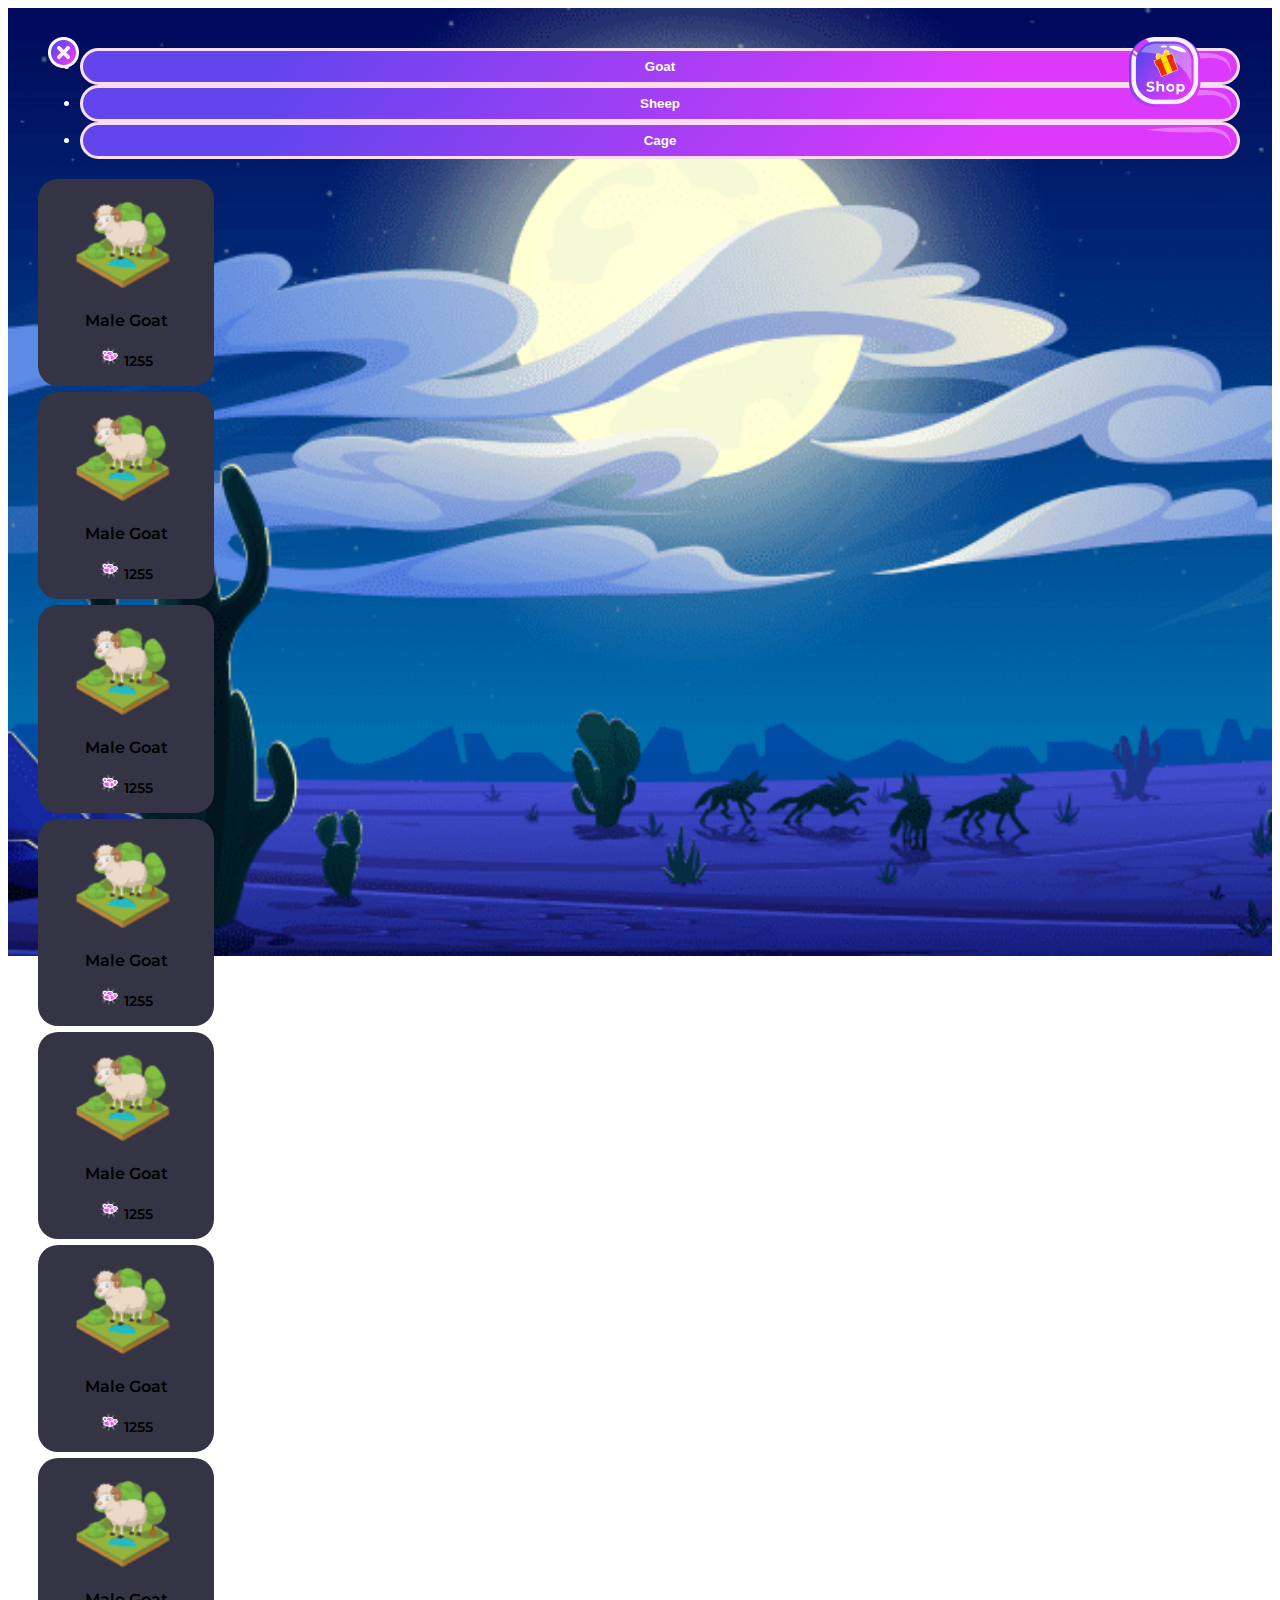
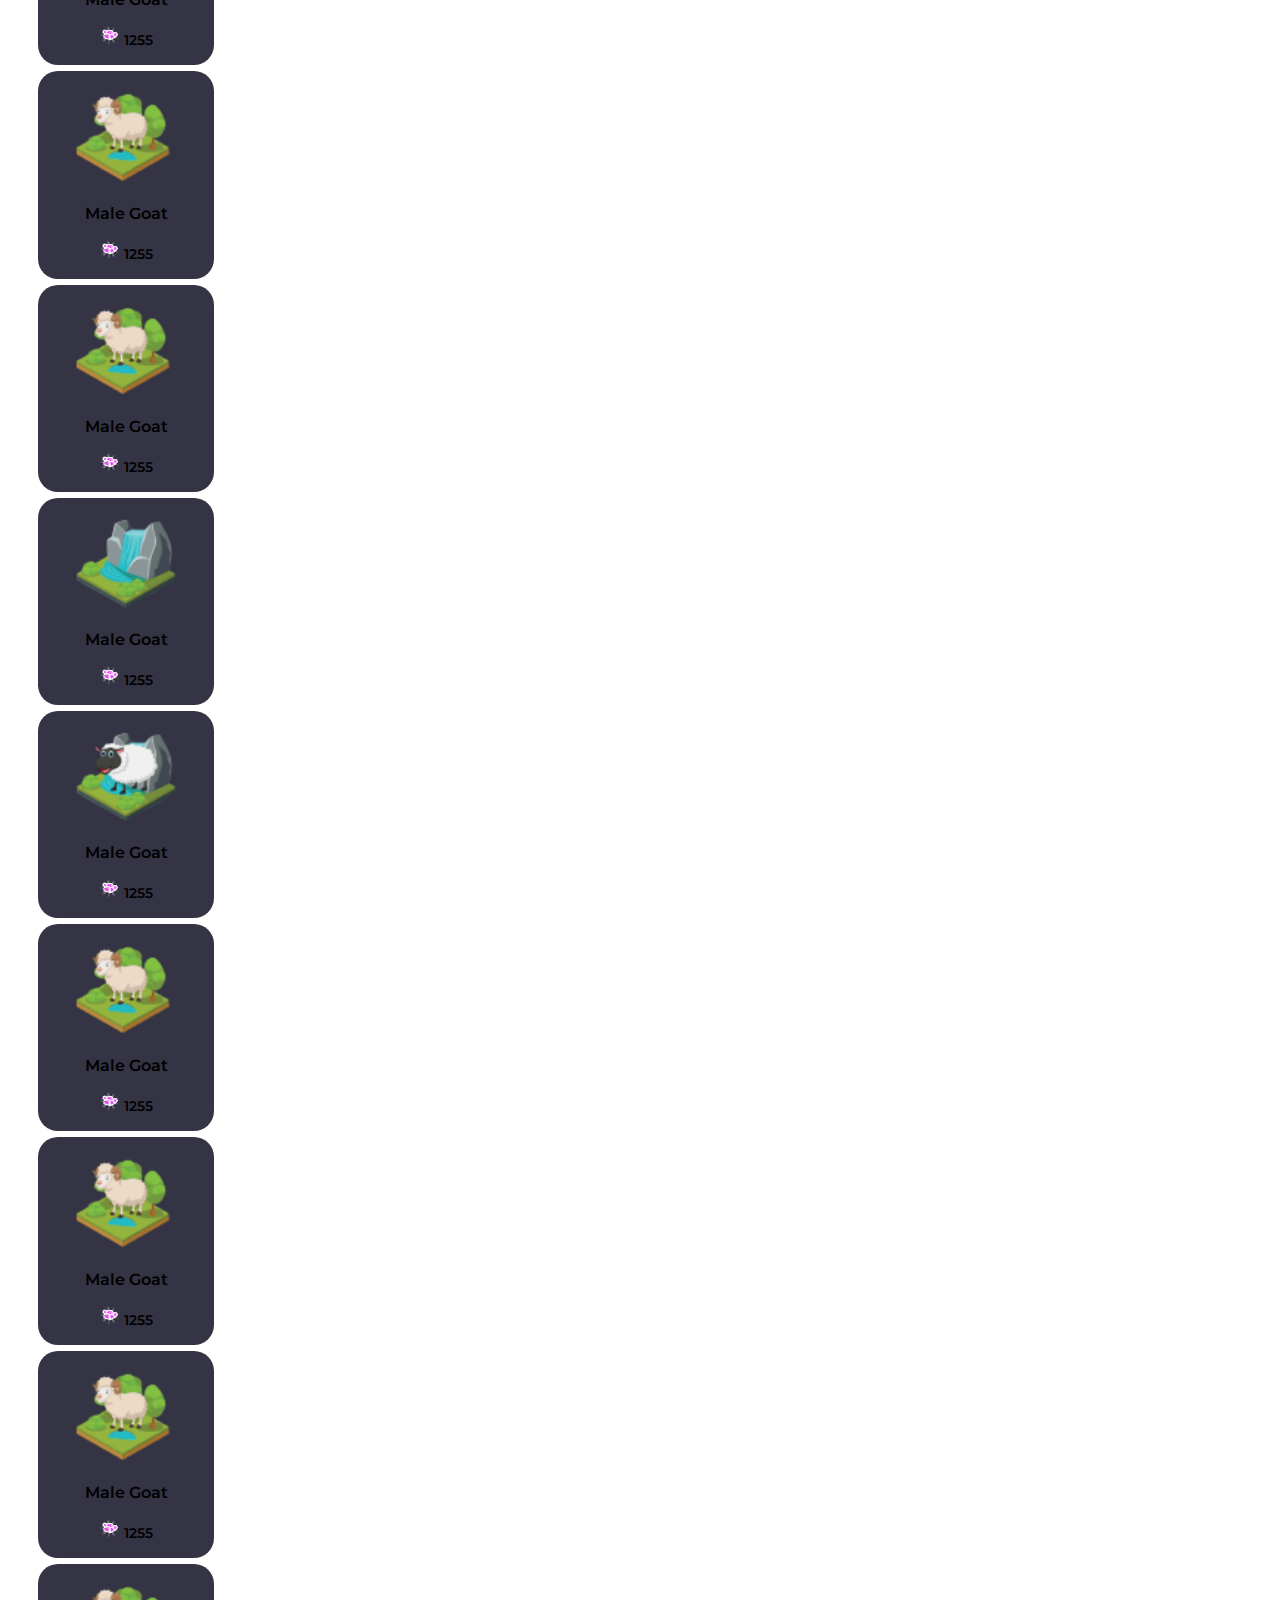
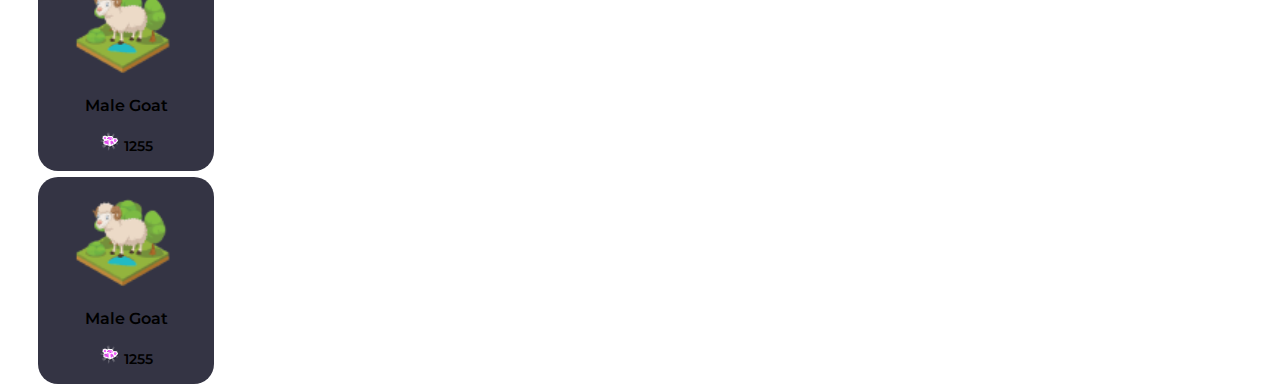
<file: shop.html>
<!DOCTYPE html>
<html lang="en">

<head>
    <meta charset="UTF-8">
    <meta http-equiv="X-UA-Compatible" content="IE=edge">
    <meta name="viewport" content="width=device-width, initial-scale=1.0">
    <title>Farmin Game | Shop Room</title>
    <link href="https://cdn.jsdelivr.net/npm/bootstrap@5.0.2/dist/css/bootstrap.min.css" rel="stylesheet"
        integrity="sha384-EVSTQN3/azprG1Anm3QDgpJLIm9Nao0Yz1ztcQTwFspd3yD65VohhpuuCOmLASjC" crossorigin="anonymous">
    <link rel="stylesheet" href="assets/css/style.css">
</head>

<body>
    <div class="game-container shop-screen third-bg position-relative py-2 px-3 overflow-auto">
        
        <button class="btn-transparent btn-shop-2" >
            <img src="./assets/images/shop.png" class="w-100" alt="shop button">
        </button>
        <button class="btn-transparent btn-close-2">
            <img src="./assets/images/close_btn.png" class="w-100" alt="shop button">
        </button>

        <div class="nav-wrap mt-5">
            <ul class="nav nav-tabs" id="myTab" role="tablist">
                <li class="nav-item" role="presentation">
                    <button class="nav-link active" id="home-tab" data-bs-toggle="tab"
                        data-bs-target="#home-tab-pane" type="button" role="tab" aria-controls="home-tab-pane"
                        aria-selected="true">Goat</button>
                </li>
                <li class="nav-item" role="presentation">
                    <button class="nav-link" id="profile-tab" data-bs-toggle="tab"
                        data-bs-target="#profile-tab-pane" type="button" role="tab" aria-controls="profile-tab-pane"
                        aria-selected="false">Sheep</button>
                </li>
                <li class="nav-item" role="presentation">
                    <button class="nav-link" id="contact-tab" data-bs-toggle="tab"
                        data-bs-target="#contact-tab-pane" type="button" role="tab" aria-controls="contact-tab-pane"
                        aria-selected="false">Cage</button>
                </li>
            </ul>
            <div class="tab-content" id="myTabContent">
                <div class="tab-pane fade show active" id="home-tab-pane" role="tabpanel" aria-labelledby="home-tab"
                    tabindex="0">
                    <div class="d-flex justify-content-center">
                        <div class="wrapper w-100">
                            <div class="wrapper-overflow mb-3 d-flex justify-content-center flex-wrap">
                                <div class="shop-item" >
                                    <img src="./assets/images/shop-animal.png" alt="shop">
                                    <p class="mb-1 text-center text-white text-bold tex-sm">Male Goat</p>
                                    <div class="d-flex justify-content-center">
                                        <img src="./assets/images/diamond.svg" alt="diamond">
                                        <span class="text-white text-bold ms-1 text-sm">1255</span>
                                    </div>
                                </div>
                                <div class="shop-item" >
                                    <img src="./assets/images/shop-animal.png" alt="shop">
                                    <p class="mb-1 text-center text-white text-bold tex-sm">Male Goat</p>
                                    <div class="d-flex justify-content-center">
                                        <img src="./assets/images/diamond.svg" alt="diamond">
                                        <span class="text-white text-bold ms-1 text-sm">1255</span>
                                    </div>
                                </div>
                                <div class="shop-item" >
                                    <img src="./assets/images/shop-animal.png" alt="shop">
                                    <p class="mb-1 text-center text-white text-bold tex-sm">Male Goat</p>
                                    <div class="d-flex justify-content-center">
                                        <img src="./assets/images/diamond.svg" alt="diamond">
                                        <span class="text-white text-bold ms-1 text-sm">1255</span>
                                    </div>
                                </div>
                                <div class="shop-item" >
                                    <img src="./assets/images/shop-animal.png" alt="shop">
                                    <p class="mb-1 text-center text-white text-bold tex-sm">Male Goat</p>
                                    <div class="d-flex justify-content-center">
                                        <img src="./assets/images/diamond.svg" alt="diamond">
                                        <span class="text-white text-bold ms-1 text-sm">1255</span>
                                    </div>
                                </div>
                                <div class="shop-item" >
                                    <img src="./assets/images/shop-animal.png" alt="shop">
                                    <p class="mb-1 text-center text-white text-bold tex-sm">Male Goat</p>
                                    <div class="d-flex justify-content-center">
                                        <img src="./assets/images/diamond.svg" alt="diamond">
                                        <span class="text-white text-bold ms-1 text-sm">1255</span>
                                    </div>
                                </div>
                                <div class="shop-item" >
                                    <img src="./assets/images/shop-animal.png" alt="shop">
                                    <p class="mb-1 text-center text-white text-bold tex-sm">Male Goat</p>
                                    <div class="d-flex justify-content-center">
                                        <img src="./assets/images/diamond.svg" alt="diamond">
                                        <span class="text-white text-bold ms-1 text-sm">1255</span>
                                    </div>
                                </div>
                                <div class="shop-item" >
                                    <img src="./assets/images/shop-animal.png" alt="shop">
                                    <p class="mb-1 text-center text-white text-bold tex-sm">Male Goat</p>
                                    <div class="d-flex justify-content-center">
                                        <img src="./assets/images/diamond.svg" alt="diamond">
                                        <span class="text-white text-bold ms-1 text-sm">1255</span>
                                    </div>
                                </div>
                                <div class="shop-item" >
                                    <img src="./assets/images/shop-animal.png" alt="shop">
                                    <p class="mb-1 text-center text-white text-bold tex-sm">Male Goat</p>
                                    <div class="d-flex justify-content-center">
                                        <img src="./assets/images/diamond.svg" alt="diamond">
                                        <span class="text-white text-bold ms-1 text-sm">1255</span>
                                    </div>
                                </div>
                                <div class="shop-item" >
                                    <img src="./assets/images/shop-animal.png" alt="shop">
                                    <p class="mb-1 text-center text-white text-bold tex-sm">Male Goat</p>
                                    <div class="d-flex justify-content-center">
                                        <img src="./assets/images/diamond.svg" alt="diamond">
                                        <span class="text-white text-bold ms-1 text-sm">1255</span>
                                    </div>
                                </div>
                            </div>
                        </div>
                    </div>
                </div>
                <div class="tab-pane fade" id="profile-tab-pane" role="tabpanel" aria-labelledby="profile-tab"
                    tabindex="0">
                    <div class="d-flex justify-content-center">
                        <div class="wrapper w-100">
                            <div class="wrapper-overflow mb-3 d-flex justify-content-center flex-wrap">
                                <div class="shop-item">
                                    <img src="./assets/images/icon-2.png" alt="shop">
                                    <p class="mb-1 text-center text-white text-bold tex-sm">Male Goat</p>
                                    <div class="d-flex justify-content-center">
                                        <img src="./assets/images/diamond.svg" alt="diamond">
                                        <span class="text-white text-bold ms-1 text-sm">1255</span>
                                    </div>
                                </div>
                                <div class="shop-item">
                                    <img src="./assets/images/icon-3.png" alt="shop">
                                    <p class="mb-1 text-center text-white text-bold tex-sm">Male Goat</p>
                                    <div class="d-flex justify-content-center">
                                        <img src="./assets/images/diamond.svg" alt="diamond">
                                        <span class="text-white text-bold ms-1 text-sm">1255</span>
                                    </div>
                                </div>
                            </div>
                        </div>
                    </div>
                </div>
                <div class="tab-pane fade" id="contact-tab-pane" role="tabpanel" aria-labelledby="contact-tab"
                    tabindex="0">
                    <div class="d-flex justify-content-center">
                        <div class="wrapper w-100">
                            <div class="wrapper-overflow mb-3 d-flex justify-content-center flex-wrap">
                                <div class="shop-item">
                                    <img src="./assets/images/icon.png" alt="shop">
                                    <p class="mb-1 text-center text-white text-bold tex-sm">Male Goat</p>
                                    <div class="d-flex justify-content-center">
                                        <img src="./assets/images/diamond.svg" alt="diamond">
                                        <span class="text-white text-bold ms-1 text-sm">1255</span>
                                    </div>
                                </div>
                                <div class="shop-item">
                                    <img src="./assets/images/icon.png" alt="shop">
                                    <p class="mb-1 text-center text-white text-bold tex-sm">Male Goat</p>
                                    <div class="d-flex justify-content-center">
                                        <img src="./assets/images/diamond.svg" alt="diamond">
                                        <span class="text-white text-bold ms-1 text-sm">1255</span>
                                    </div>
                                </div>

                                <div class="shop-item">
                                    <img src="./assets/images/icon.png" alt="shop">
                                    <p class="mb-1 text-center text-white text-bold tex-sm">Male Goat</p>
                                    <div class="d-flex justify-content-center">
                                        <img src="./assets/images/diamond.svg" alt="diamond">
                                        <span class="text-white text-bold ms-1 text-sm">1255</span>
                                    </div>
                                </div>
                                <div class="shop-item">
                                    <img src="./assets/images/icon.png" alt="shop">
                                    <p class="mb-1 text-center text-white text-bold tex-sm">Male Goat</p>
                                    <div class="d-flex justify-content-center">
                                        <img src="./assets/images/diamond.svg" alt="diamond">
                                        <span class="text-white text-bold ms-1 text-sm">1255</span>
                                    </div>
                                </div>
                                <div class="shop-item">
                                    <img src="./assets/images/icon.png" alt="shop">
                                    <p class="mb-1 text-center text-white text-bold tex-sm">Male Goat</p>
                                    <div class="d-flex justify-content-center">
                                        <img src="./assets/images/diamond.svg" alt="diamond">
                                        <span class="text-white text-bold ms-1 text-sm">1255</span>
                                    </div>
                                </div>
                                
                            </div>
                        </div>
                    </div>
                </div>
            </div>
        </div>

    </div>

    <div class="game-modal" id="game-modal">
        <div class="modal-box">
            <div class="head position-relative gradient-bg">
                <p class="title-3 text-center text-pink mb-0">Cage</p>
                <img src="./assets/images/close_btn.png" id="close-modal" class="modal-close-btn" alt="close button">
            </div>
            <div class="content px-3 py-3">
                <p class="text-base text-pink mb-1">
                    Price : 200K</p>
                    <p class="text-base text-pink mb-4">
                        Capacity : 15 Chicken</p>
                    
                <div class="d-flex justify-content-center">
                    <button type="button" class="main-btn">Close</button>
                </div>
            </div>
        </div>
    </div>


    <script src="https://cdn.jsdelivr.net/npm/bootstrap@5.0.2/dist/js/bootstrap.bundle.min.js"
        integrity="sha384-MrcW6ZMFYlzcLA8Nl+NtUVF0sA7MsXsP1UyJoMp4YLEuNSfAP+JcXn/tWtIaxVXM"
        crossorigin="anonymous"></script>
    <script src="https://code.jquery.com/jquery-3.6.3.js"
        integrity="sha256-nQLuAZGRRcILA+6dMBOvcRh5Pe310sBpanc6+QBmyVM=" crossorigin="anonymous"></script>
    <script>
        $('.shop-item').click(function () {
            $('#game-modal').addClass('show')
        })

        $('#close-modal').click(function () {
            $('#game-modal').removeClass('show')
        })
    </script>
</body>

</html>
</file>
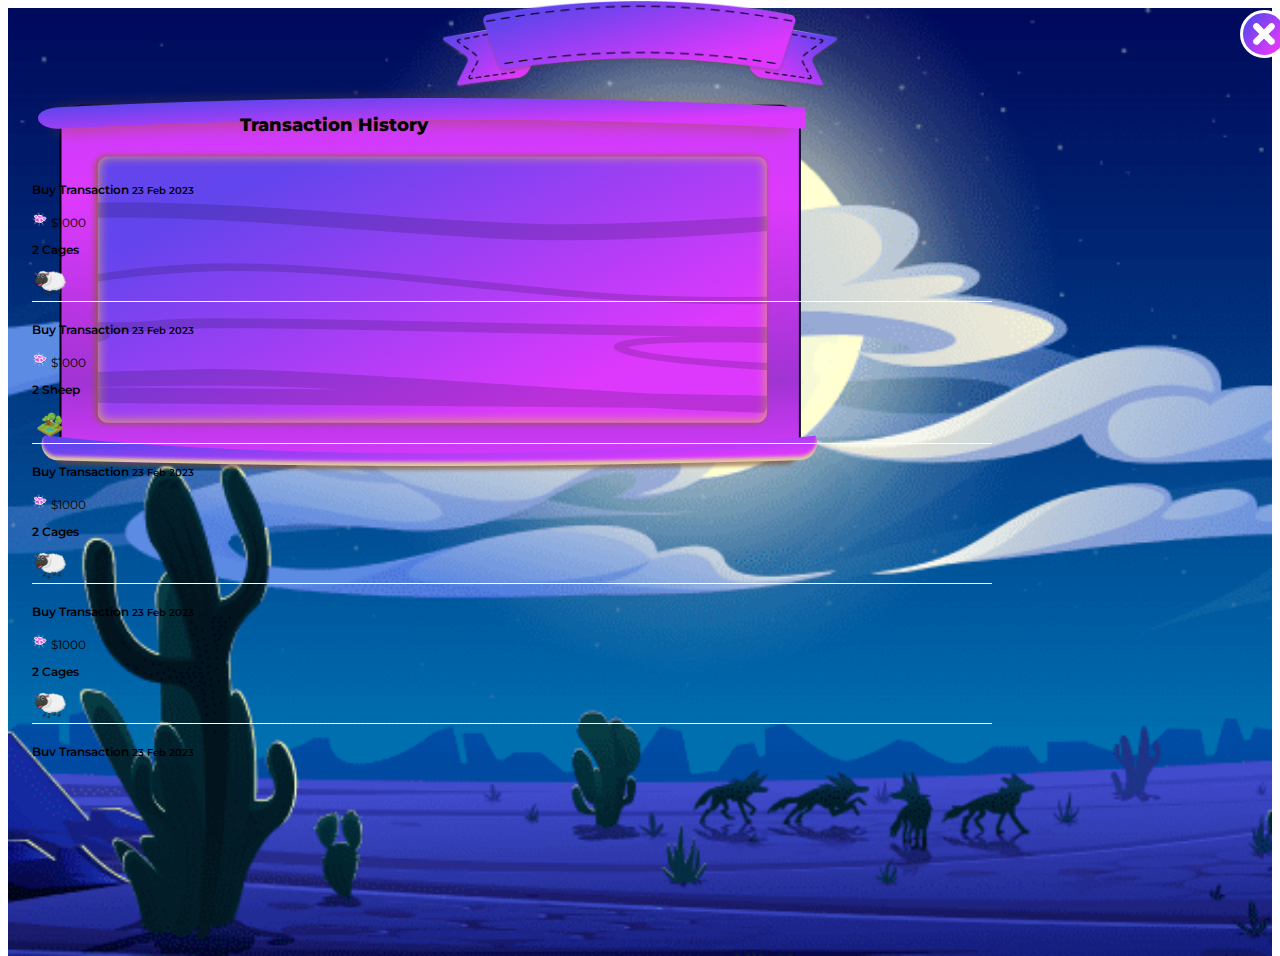
<file: transaction.html>
<!DOCTYPE html>
<html lang="en">

<head>
    <meta charset="UTF-8">
    <meta http-equiv="X-UA-Compatible" content="IE=edge">
    <meta name="viewport" content="width=device-width, initial-scale=1.0">
    <title>Farmin Game | Shop Room</title>
    <link href="https://cdn.jsdelivr.net/npm/bootstrap@5.0.2/dist/css/bootstrap.min.css" rel="stylesheet"
        integrity="sha384-EVSTQN3/azprG1Anm3QDgpJLIm9Nao0Yz1ztcQTwFspd3yD65VohhpuuCOmLASjC" crossorigin="anonymous">
    <link rel="stylesheet" href="assets/css/style.css">
</head>

<body>
    <div class="game-container history-screen third-bg position-relative py-2 px-3 overflow-auto">
        
        <div class="d-flex justify-content-center align-items-center position-relative transaction-wrap me-4">
            <div class="bg-transaction position-relative">
                <img src="./assets/images/transaction-bg.png" class="w-100" alt="bg transaction">
                <a href="/main-room.html" class="btn-transparent close-btn">
                    <img src="./assets/images/close_btn.svg" class="w-100" alt="shop button">
                </a>
            </div>
            <div class="header">
                <img src="./assets/images/transaction-header.png" alt="transaction header">
                <p class="title-3 text-white center-text position-absolute text-nowrap">Transaction History</p>
            </div>
            <div class="content p-3">
                <div class="history-item d-flex justify-content-between pb-2">
                    <div class="me-1">
                        <p class="mb-0 text-white text-xs text-bold">Buy Transaction <span
                                class="text-xxs ms-1 font-light">23 Feb
                                2023</span></p>
                        <p class="mb-0 text-white text-xms"><img src="./assets/images/diamond.svg" class="me-1"
                                alt="price iocn"> $1000</p>
                    </div>
                    <div class="ms-1 d-flex align-items-center">
                        <p class="mb-0 text-xs text-bold text-white me-2">2 Cages</p>
                        <img src="./assets/images/male.png" class="img-icon" alt="cage small">
                    </div>
                </div>
                <div class="history-item d-flex justify-content-between pb-2 pt-3">
                    <div class="me-1">
                        <p class="mb-0 text-white text-xs text-bold ">Buy Transaction <span
                                class="text-xxs ms-1 font-light">23 Feb
                                2023</span></p>
                        <p class="mb-0 text-white text-xms"><img src="./assets/images/diamond.svg" class="me-1"
                                alt="price iocn"> $1000</p>
                    </div>
                    <div class="ms-1 d-flex align-items-center">
                        <p class="mb-0 text-xs text-bold text-white me-2">2 Sheep</p>
                        <img src="./assets/images/cage-3.png" class="img-icon" alt="cage small">
                    </div>
                </div>
                <div class="history-item d-flex justify-content-between pb-2 pt-3">
                    <div class="me-1">
                        <p class="mb-0 text-white text-xs text-bold">Buy Transaction <span
                                class="text-xxs ms-1 font-light">23 Feb
                                2023</span></p>
                        <p class="mb-0 text-white text-xms"><img src="./assets/images/diamond.svg" class="me-1"
                                alt="price iocn"> $1000</p>
                    </div>
                    <div class="ms-1 d-flex align-items-center">
                        <p class="mb-0 text-xs text-bold text-white me-2">2 Cages</p>
                        <img src="./assets/images/male.png" class="img-icon" alt="cage small">
                    </div>
                </div>
                <div class="history-item d-flex justify-content-between pb-2 pt-3">
                    <div class="me-1">
                        <p class="mb-0 text-white text-xs text-bold">Buy Transaction <span
                                class="text-xxs ms-1 font-light">23 Feb
                                2023</span></p>
                        <p class="mb-0 text-white text-xms"><img src="./assets/images/diamond.svg" class="me-1"
                                alt="price iocn"> $1000</p>
                    </div>
                    <div class="ms-1 d-flex align-items-center">
                        <p class="mb-0 text-xs text-bold text-white me-2">2 Cages</p>
                        <img src="./assets/images/male.png" class="img-icon" alt="cage small">
                    </div>
                </div>
                <div class="history-item d-flex justify-content-between pb-2 pt-3">
                    <div class="me-1">
                        <p class="mb-0 text-white text-xs text-bold">Buy Transaction <span
                                class="text-xxs ms-1 font-light">23 Feb
                                2023</span></p>
                        <p class="mb-0 text-white text-xms"><img src="./assets/images/diamond.svg" class="me-1"
                                alt="price iocn"> $1000</p>
                    </div>
                    <div class="ms-1 d-flex align-items-center">
                        <p class="mb-0 text-xs text-bold text-white me-2">2 Cages</p>
                        <img src="./assets/images/male.png" class="img-icon" alt="cage small">
                    </div>
                </div>
                <div class="history-item d-flex justify-content-between pb-2 pt-3">
                    <div class="me-1">
                        <p class="mb-0 text-white text-xs text-bold">Buy Transaction <span
                                class="text-xxs ms-1 font-light">23 Feb
                                2023</span></p>
                        <p class="mb-0 text-white text-xms"><img src="./assets/images/diamond.svg" class="me-1"
                                alt="price iocn"> $1000</p>
                    </div>
                    <div class="ms-1 d-flex align-items-center">
                        <p class="mb-0 text-xs text-bold text-white me-2">2 Cages</p>
                        <img src="./assets/images/male.png" class="img-icon" alt="cage small">
                    </div>
                </div>
                <div class="history-item d-flex justify-content-between pb-2 pt-3">
                    <div class="me-1">
                        <p class="mb-0 text-white text-xs text-bold">Buy Transaction <span
                                class="text-xxs ms-1 font-light">23 Feb
                                2023</span></p>
                        <p class="mb-0 text-white text-xms"><img src="./assets/images/diamond.svg" class="me-1"
                                alt="price iocn"> $1000</p>
                    </div>
                    <div class="ms-1 d-flex align-items-center">
                        <p class="mb-0 text-xs text-bold text-white me-2">2 Cages</p>
                        <img src="./assets/images/male.png" class="img-icon" alt="cage small">
                    </div>
                </div>
                <div class="history-item d-flex justify-content-between pb-2 pt-3">
                    <div class="me-1">
                        <p class="mb-0 text-white text-xs text-bold ">Buy Transaction <span
                                class="text-xxs ms-1 font-light">23 Feb
                                2023</span></p>
                        <p class="mb-0 text-white text-xms"><img src="./assets/images/diamond.svg" class="me-1"
                                alt="price iocn"> $1000</p>
                    </div>
                    <div class="ms-1 d-flex align-items-center">
                        <p class="mb-0 text-xs text-bold text-white me-2">2 Sheep</p>
                        <img src="./assets/images/cage-3.png" class="img-icon" alt="cage small">
                    </div>
                </div>
            </div>
            
        </div>

    </div>

    <div class="game-modal" id="game-modal">
        <div class="modal-box">
            <div class="head position-relative gradient-bg">
                <p class="title-3 text-center text-pink mb-0">Cage</p>
                <img src="./assets/images/close_btn.png" id="close-modal" class="modal-close-btn" alt="close button">
            </div>
            <div class="content px-3 py-3">
                <p class="text-base text-pink mb-1">
                    Price : 200K</p>
                    <p class="text-base text-pink mb-4">
                        Capacity : 15 Chicken</p>
                    
                <div class="d-flex justify-content-center">
                    <button type="button" class="main-btn">Close</button>
                </div>
            </div>
        </div>
    </div>


    <script src="https://cdn.jsdelivr.net/npm/bootstrap@5.0.2/dist/js/bootstrap.bundle.min.js"
        integrity="sha384-MrcW6ZMFYlzcLA8Nl+NtUVF0sA7MsXsP1UyJoMp4YLEuNSfAP+JcXn/tWtIaxVXM"
        crossorigin="anonymous"></script>
    <script src="https://code.jquery.com/jquery-3.6.3.js"
        integrity="sha256-nQLuAZGRRcILA+6dMBOvcRh5Pe310sBpanc6+QBmyVM=" crossorigin="anonymous"></script>
    <script>
        $('.history-item').click(function () {
            $('#game-modal').addClass('show')
        })

        $('#close-modal').click(function () {
            $('#game-modal').removeClass('show')
        })
    </script>
</body>

</html>
</file>
<file: assets/css/style.css>
@import url('https://fonts.googleapis.com/css2?family=Montserrat:wght@100;200;300;400;500;600;700;800;900&display=swap');
@import url('https://fonts.googleapis.com/css2?family=Poppins:wght@100;200;300;400;500;600;700;800;900&display=swap');


:root {
    --white-color : #FFFFFF;
    --pink-soft-color : #FCDDEC;
    --purple-color :#4F2B87;
    --black-color: #343444;
    --purple-gradient-color : linear-gradient(130.35deg, #6345ED 17.35%, #DC39FC 78.23%);
    --pink-gradient-color: linear-gradient(130.35deg, #FFFFFF 17.35%, #DC39FC 78.23%);
    --success-gradient-color : linear-gradient(130.35deg, #6EEB42 17.35%, #05991D 78.23%);
    --warning-gradient-color : linear-gradient(130.35deg, #ED7745 17.35%, #FCBA39 78.23%); 
    --primary-gradient-color : linear-gradient(130.35deg, #1170FF 17.35%, #39B6FC 78.23%);

}

html{
    transform: rotate(-90deg);
    transform-origin: left top;
    width: 100vh;
    height: 100vw;
    overflow-x: auto;
    overflow-y: auto;
    position: fixed;
    top: 100%;
    left: 0;
    bottom: 0;
    right: 0;
    -ms-overflow-style: none;
    scrollbar-width: none;
}

body{
    font-family: 'Montserrat', sans-serif;
    scroll-behavior: smooth;
    -ms-overflow-style: none; /* for Internet Explorer, Edge */
    scrollbar-width: none; /* for Firefox */
}

a, button{
    text-decoration: none !important;
}

::-webkit-scrollbar {
    width: 0px;
    background: transparent; /* make scrollbar transparent */
}

a:hover{
    color: white;
}


/* CONTAINER */
.game-container {
    background-repeat: no-repeat;
    background-size: cover;
    background-position: center;
    padding: 24px;
    height: 100vw;
}

.game-container.main-bg{
    background-image: url('../images/main-bg.png');
}

.game-container.third-bg{
    background-image: url('../images/bg-3.png');
}
/* END CONTAINER */







/* BACKGROUND */
.gradient-bg{
    background: var(--purple-gradient-color);
}
/* END BACKGROUND */








/* TEXT */
.title-1 {
    font-size: 36px;
    font-weight: 700;
    line-height: 44px;
    letter-spacing: 0.04em;
}

.title-2 {
    font-size: 25px;
    font-weight: 900;
    line-height: 30px;
    letter-spacing: 0.05em;
}

.title-3 {
    font-size: 20px;
    font-weight: 800;
    line-height: 24px;
    letter-spacing: 0em;
}

.title-4 {
    font-family: 'Poppins', sans-serif;
    font-size: 12px;
    font-weight: 500;
    line-height: 18px;
}

.text-base {
    font-size: 16px;
    font-weight: 500;
    line-height: 20px;
    letter-spacing: 0.04em;
}

.text-sm {
    font-size: 14px;
    font-weight: 400;
    line-height: 18px;
}

.text-xs {
    font-size: 12px;
    font-weight: 400;
    line-height: 16px;
}

.text-xms {
    font-size: 10px;
    font-weight: 400;
    line-height: 14px;
}

.text-xxs {
    font-size: 6px;
    font-weight: 600;
    line-height: 16px;
}

.text-bold {
    font-weight: 600;
}

.text-semibold {
    font-weight: 500;
}

.text-extrabold {
    font-weight: 800;
}

.text-outline {
    color: var(--pink-soft-color);
    text-shadow:
     3px  3px 0 var(--purple-color),
    -1px -1px 0 var(--purple-color),  
     1px -1px 0 var(--purple-color),
    -1px  1px 0 var(--purple-color),
     1px  1px 0 var(--purple-color);
}

.text-gradient {
    background: linear-gradient(130.35deg, #FFFFFF 17.35%, #DC39FC 78.23%);
    -webkit-background-clip: text;
    -webkit-text-fill-color: transparent;
    background-clip: text;
    text-fill-color: transparent;
/* text-shadow: 0px 2.07958px 4.15917px rgba(0, 0, 0, 0.14), 0px 2.07958px 2.07958px rgba(0, 0, 0, 0.12), 0px 2.07958px 4.15917px rgba(0, 0, 0, 0.2); */
}

.text-gradient-2 {
    background: linear-gradient(130.35deg, #6345ED 17.35%, #DC39FC 78.23%);
    -webkit-background-clip: text;
    -webkit-text-fill-color: transparent;
    background-clip: text;
    text-fill-color: transparent;
}

.text-pink{
    color : var(--pink-soft-color);
}
/* END TEXT */






/* BUTTON */
.main-btn {
    background:  var(--purple-gradient-color);
    border-radius: 100px;
    padding: 14px 22px;
    color : var(--white-color);
    text-decoration: none;
    font-weight: 700;
    position: relative;
    font-size: 14px;
    border: 2px solid var(--pink-soft-color);
    box-shadow: 0 0 0 0;
    min-width: 100px;
}

.main-btn::before{
    content: url('../images/button-bg.svg');
    position: absolute;
    top: 5px;
    right: 5px;
}

.warning-btn {
    background:  var(--warning-gradient-color);
    border-radius: 100px;
    padding: 4px 18px;
    color : var(--white-color);
    text-decoration: none;
    font-weight: 600;
    position: relative;
    font-size: 10px;
    border: 2px solid var(--pink-soft-color);
    box-shadow: 0 0 0 0;
}

.warning::before{
    content: url('../images/button-bg.svg');
    position: absolute;
    top: 5px;
    right: 5px;
}

.success-btn {
    background:  var(--success-gradient-color);
    border-radius: 100px;
    padding: 4px 18px;
    color : var(--white-color);
    text-decoration: none;
    font-weight: 600;
    position: relative;
    font-size: 10px;
    border: 2px solid var(--pink-soft-color);
    box-shadow: 0 0 0 0;
}

.success::before{
    content: url('../images/button-bg.svg');
    position: absolute;
    top: 5px;
    right: 5px;
}

.primary-btn {
    background:  var(--primary-gradient-color);
    border-radius: 100px;
    padding: 4px 18px;
    color : var(--white-color);
    text-decoration: none;
    font-weight: 600;
    position: relative;
    font-size: 10px;
    border: 2px solid var(--pink-soft-color);
    box-shadow: 0 0 0 0;
}

.primary::before{
    content: url('../images/button-bg.svg');
    position: absolute;
    top: 5px;
    right: 5px;
}

.btn-transparent{
    background: transparent;
    border: 0;
    box-shadow: 0 0 0 0;
}

.btn-transaction{
    background-image: url('../images/transaction.png');
    width: 150px;
    height: 40px;
    background-repeat: no-repeat;
    background-size: cover;
    background-position: center;
}

.btn-bonus{
    background-image: url('../images/bonus.png');
    width: 120px;
    height: 40px;
    background-repeat: no-repeat;
    background-size: cover;
    background-position: center;
}

.btn-collected{
    background-image: url('../images/collected.png');
    width: 150px;
    height: 40px;
    background-repeat: no-repeat;
    background-size: cover;
    background-position: center;
}

.btn-inventory {
    position: absolute;
    bottom: -12px;
    left: 0;
    right: 0;
}
/* MAIN BUTTON */





/* Z-INDEX */
.z-index-0 {
    z-index: 0 !important;
}

.z-index-2 {
    z-index: 2 !important;
}

.z-index-3 {
    z-index: 3 !important;
}

/* END Z-INDEX */





/* RADIUS */
.radius-sm {
    border-radius: 4px;
}

.radius-md {
    border-radius: 8px;
}

.radius-lg {
    border-radius: 12px;
}

.radius-xl {
    border-radius: 24px;
}
/* RADIUS */






/* MODAL */
.game-modal{
    position: fixed;
    top: 0;
    left: 0;
    right: 0;
    bottom: 0;
    justify-content: center;
    align-items: center;
    z-index: 9999;
    display: none;
    transition: 0.3s ease-in-out all;
    background-color: rgba(0, 0, 0, 0.5);
}

.game-modal.show {
    display: flex;
}

.game-modal .modal-box {
    width: 250px;
    background: var(--purple-color);
    border-radius: 26px;
    border-bottom: 5px solid var(--blue-2-color);
}

.game-modal .content {
    padding: 0 12px 18px 12px;
}

.game-modal .head {
    border-radius: 26px 26px 0 0 ;
    padding: 22px 12px ;
}

.game-modal .modal-close-btn {
    position: absolute;
    right: -13px;
    top : -15px;
}
/* MODAL */






/* HOME PAGE  */
.home-screen .female-home {
    position: absolute;
    bottom: 5vh;
    left: 13vh;
    width: 29vh;
}

.home-screen .male-home {
    position: absolute;
    bottom: 5vh;
    right: 25vh;
    width: 30vh;
}
/* END HOME PAGE  */






/* MAIN ROOM */
.main-room-screen{
    background-image: url('../images/secondary-bg.png');
    background-repeat: no-repeat;
    background-size: cover;
}

.main-room-screen .user-profile {
    background: rgba(252, 221, 236, 0.4);   
    padding: 6px 14px; 
}

.main-room-screen .user-profile .name{
    background: var(--white-color);
    border-radius: 50px;
    padding: 0px 10px;
    position: absolute;
    bottom: -10px;
}

.main-room-screen .user-profile .name div{
    letter-spacing: 1px;
}

.main-room-screen .user-profile .avatar-image{
    width: 44px;
    height: 44px;
    border-radius: 50%;
    object-fit: cover;
    vertical-align: middle;
}

.main-room-screen .cage-1 {
    position: absolute;
    width: 40%;
    bottom: 0;
    left: -20px;
    z-index: 2;
}

.main-room-screen .cage-2 {
    position: absolute;
    width: 37%;
    bottom: 38%;
    left: 5%;
}

.main-room-screen .label {
    position: absolute;
    bottom: 50%;
    left: 70%;
    background: var(--purple-gradient-color);
    padding: 12px;
    border-radius: 6px;
    color: var(--white-color);
    font-size: 14px;
    font-weight: 600;
    line-height: 16px;
}

.main-room-screen .label::after {
    position: absolute;
    content: '';
    bottom: -5px;
    left: 40%;
    width: 10px;
    height: 10px;
    background: var(--purple-gradient-color);
    transform: rotate(-135deg);
}

.grass-1 {
    position: absolute;
    bottom: 15%;
    right: 20%;
}

.grass-2 {
    position: absolute;
    bottom: 40%;
    right: 20%;
}

.grass-3 {
    position: absolute;
    bottom: 15%;
    right: 43%;
}

.grass-4 {
    position: absolute;
    bottom: 40%;
    right: 43%;
}

.animal-1 {
    position: absolute;
    bottom: 20%;
    width: 15%;
    right: 13%;
}

.animal-2 {
    position: absolute;
    bottom: 50%;
    width: 15%;
    right: 13%;
}

.animal-3 {
    position: absolute;
    bottom: 20%;
    width: 15%;
    right: 36%;
}

.animal-4 {
    position: absolute;
    bottom: 50%;
    width: 15%;
    right: 36%;
}

.fence-1 {
    position: absolute;
    top: 5%;
    right: 20%;
}

.fence-2 {
    position: absolute;
    top: 5%;
    right: 35%;
}

.fence-3 {
    position: absolute;
    bottom: 0;
    right: 20%;
}

.fence-4 {
    position: absolute;
    bottom: 0;
    right: 35%;
}

.btn-shop {
    position: absolute;
    right: 8%;
    bottom: 4%;
    width: 70px;
}

/* END MAIN ROOM */








/* SHOP  */

.btn-shop-2 {
    position: fixed;
    right: 7%;
    top: 4%;
    width: 67px;
    z-index: 9;
}

.btn-close-2 {
    position: fixed;
    left: 3%;
    top: 4%;
    width: 50px;
    z-index: 9;
}
.shop-screen .nav {
    justify-content: center;
    position: relative;
    z-index: 2;
}

.shop-screen .nav-tabs {
    border: 0;
}

.shop-screen .nav-tabs .nav-item {
    background:  var(--purple-gradient-color);
    border-radius: 100px;
    color : var(--white-color);
    text-decoration: none;
    font-weight: 700;
    position: relative;
    font-size: 14px;
    border: 0;
    box-shadow: 0 0 0 0;
    min-width: 100px;
    margin: 0 8px;
    border: 3px solid var(--pink-soft-color);
}

.shop-screen .nav-tabs .nav-link::before{
    content: url('../images/button-bg.svg');
    position: absolute;
    top: 1px;
    right: 5px;
}

.shop-screen .nav-tabs .nav-link {
    background: transparent !important;
    position: relative;
    width: 100%;
    border: 0;
    padding: 8px 22px;
    -webkit-text-stroke: 0.5px var(--brown-color);
    -webkit-text-fill-color: var(--white-color);
    font-weight: 800;
}

.shop-screen .tab-content{
    margin-top: 20px;
}

.shop-screen  .shop-item {
    background: var(--black-color);
    padding: 16px 8px;
    border-radius: 20px;
    margin: 6px;
}
/* END SHOP  */




/* HISTORY */
.history-screen .transaction-wrap {
    height: 95vw;
}

.history-screen .bg-transaction{ 
    width: 90%;
}

.history-screen .header{ 
    position: absolute;
    left: 50%;
    transform: translateX(-50%);
    top: 0;
}

.history-screen .header img {
    width: 400px;
}

.history-screen .center-text {
    top: 15px;
    left: 50%;
    transform: translateX(-50%);
}

.history-screen .close-btn {
    position: absolute;
    right: 0;
    width: 40px;
    top: 10px;
}

.history-screen .content {
    position: absolute;
    top: 90px;
    width: 75%;
    max-height: 50%;
    overflow-y: auto;
}

.history-screen .history-item{
    border-bottom: 0.6px solid var(--white-color);
    padding-top: 8px;
}

.history-screen .history-item .img-icon{
    width: 38px;
}

.history-screen .history-ite .img-icon-milk{
    width: 10px;
}
/* END HISTORY */

/* COUPLE */
.couple-screen .btn-bonus-2 {
    position: fixed;
    right: 7%;
    top: 4%;
    width: 110px;
    z-index: 9;
}

.couple-screen .main-game {
    margin-top: 80px;
}

.couple-screen .img-animal {
    height: 105px;
}

.couple-screen .timer {
    position: absolute;
    top: 14px;
    left: 50%;
    transform: translateX(-60%);
    width: 190px;
}

.couple-screen .timer .text-gradient-2{
    position: absolute;
    top: 0;
    left: 0;
    width: 190px;
    margin-top: 12px;
}

.couple-screen .cancel-btn {
    position: fixed;
    left: 12px;
    bottom: 14px;
    width: 140px;
}

.couple-screen .farm-btn {
    position: fixed;
    left: 50%;
    bottom: 14px;
    transform: translateX(-50%);
    width: 140px;
}

.couple-screen .collect-btn {
    position: fixed;
    right: 58px;
    bottom: 14px;
    width: 140px;
}

.couple-screen .farming-wrap{
    overflow-x: auto;
    margin-top: 90px;
}

.couple-screen .farming-item {
    background: var(--black-color);
    border-radius: 16px;
    padding: 16px;
    position: relative;
    display: flex;
    flex-direction: column;
    justify-content: center;
}

.couple-screen .farming-item .img-grass {
    width: 200px;
}

.couple-screen .center-image {
    width: 150px;
    position: absolute;
    top: 50%;
    left: 50%;
    transform: translate(-50%, -50%);
}

.couple-screen .center-image.add{
    width: 67px;
}

/* END COUPLE */



@media (min-width: 992px) {
    html{
        transform: rotate(0);
        transform-origin: unset;
        width: 100%;
        height: 100vh;
        overflow-x: auto;
        overflow-y: auto;
        position: relative;
        top: unset;
        left: unset;
        bottom: unset;
        right: unset;
    }

    .game-container {
        height: 100vh;
    }

    .home-screen{
        display: flex;
        justify-content: end;
        align-items: center;
    }

    .home-screen .female-home {
        bottom: 5vh;
        right: 60vh;
        left: unset;
        width: 37vh;
    }
    
    .home-screen .male-home {
        bottom: 5vh;
        right: 25vh;
        width: 37vh;
    }

    /* TEXT */
    .title-1 {
        font-size: 56px;
        line-height: 64px;
    }

    .title-2 {
        font-size: 25px;
        line-height: 30px;
    }

    .title-3 {
        font-size: 18px;
        line-height: 24px;
    }

    .title-4 {
        font-family: 'Poppins', sans-serif;
        font-size: 18px;
        line-height: 24px;
    }

    /* END TEXT */

    
    .fence-2{
        top: 20%;
    }
    .fence-1{
        top: 20%;
    }
    .animal-2 {
        bottom: 45%;
    }
    .animal-4 {
        bottom: 45%;
    }

    .text-xms {
        font-size: 12px;
        font-weight: 400;
        line-height: 14px;
    }
    
    .text-xxs {
        font-size: 10px;
        font-weight: 600;
        line-height: 16px;
    }
    

    .history-screen .transaction-wrap{
        height: unset;
        margin-top: 50px;
    }

    .history-screen .content {
        top : 18%;
        max-height: 66%;
    }

    .couple-screen .btn-bonus-2 {
        width: 140px;
    }

    .couple-screen .timer {
        width: 240px;
    }

    .couple-screen .timer .text-gradient-2 {
        width: 240px;
        font-size: 15px;
        line-height: 20px;
        top :2px;
    }
    .couple-screen .main-game {
        height: calc(100vh - 100px);
    }

    .couple-screen .main-game .justify-content-evenly{
        height: calc(100vh - 100px);
    }


    .couple-screen .img-animal {
        height: 122px;
    }

    .couple-screen .cancel-btn {
        width : 170px;
        bottom: 30px;
    }

    .couple-screen .farm-btn {
        width : 170px;
        bottom: 30px;
    }

    .couple-screen .collect-btn {
        width : 170px;
        bottom: 30px;
    }

    .shop-screen .shop-item{
        width: 160px;
        display: flex;
        flex-direction: column;
        align-items: center;
    }

    .shop-screen .shop-item img{
        width: 140px;
    }

    .shop-screen .shop-item .d-flex img {
        width: 20px;
    }

    .couple-screen .farming-wrap {
        margin-right: 0 !important;
    }

    .couple-screen .farming-wrap .d-flex {
        justify-content: center;
        flex-wrap: wrap; 
    }

    .couple-screen .farming-item {
        margin: 8px;
    }
}
</file>
